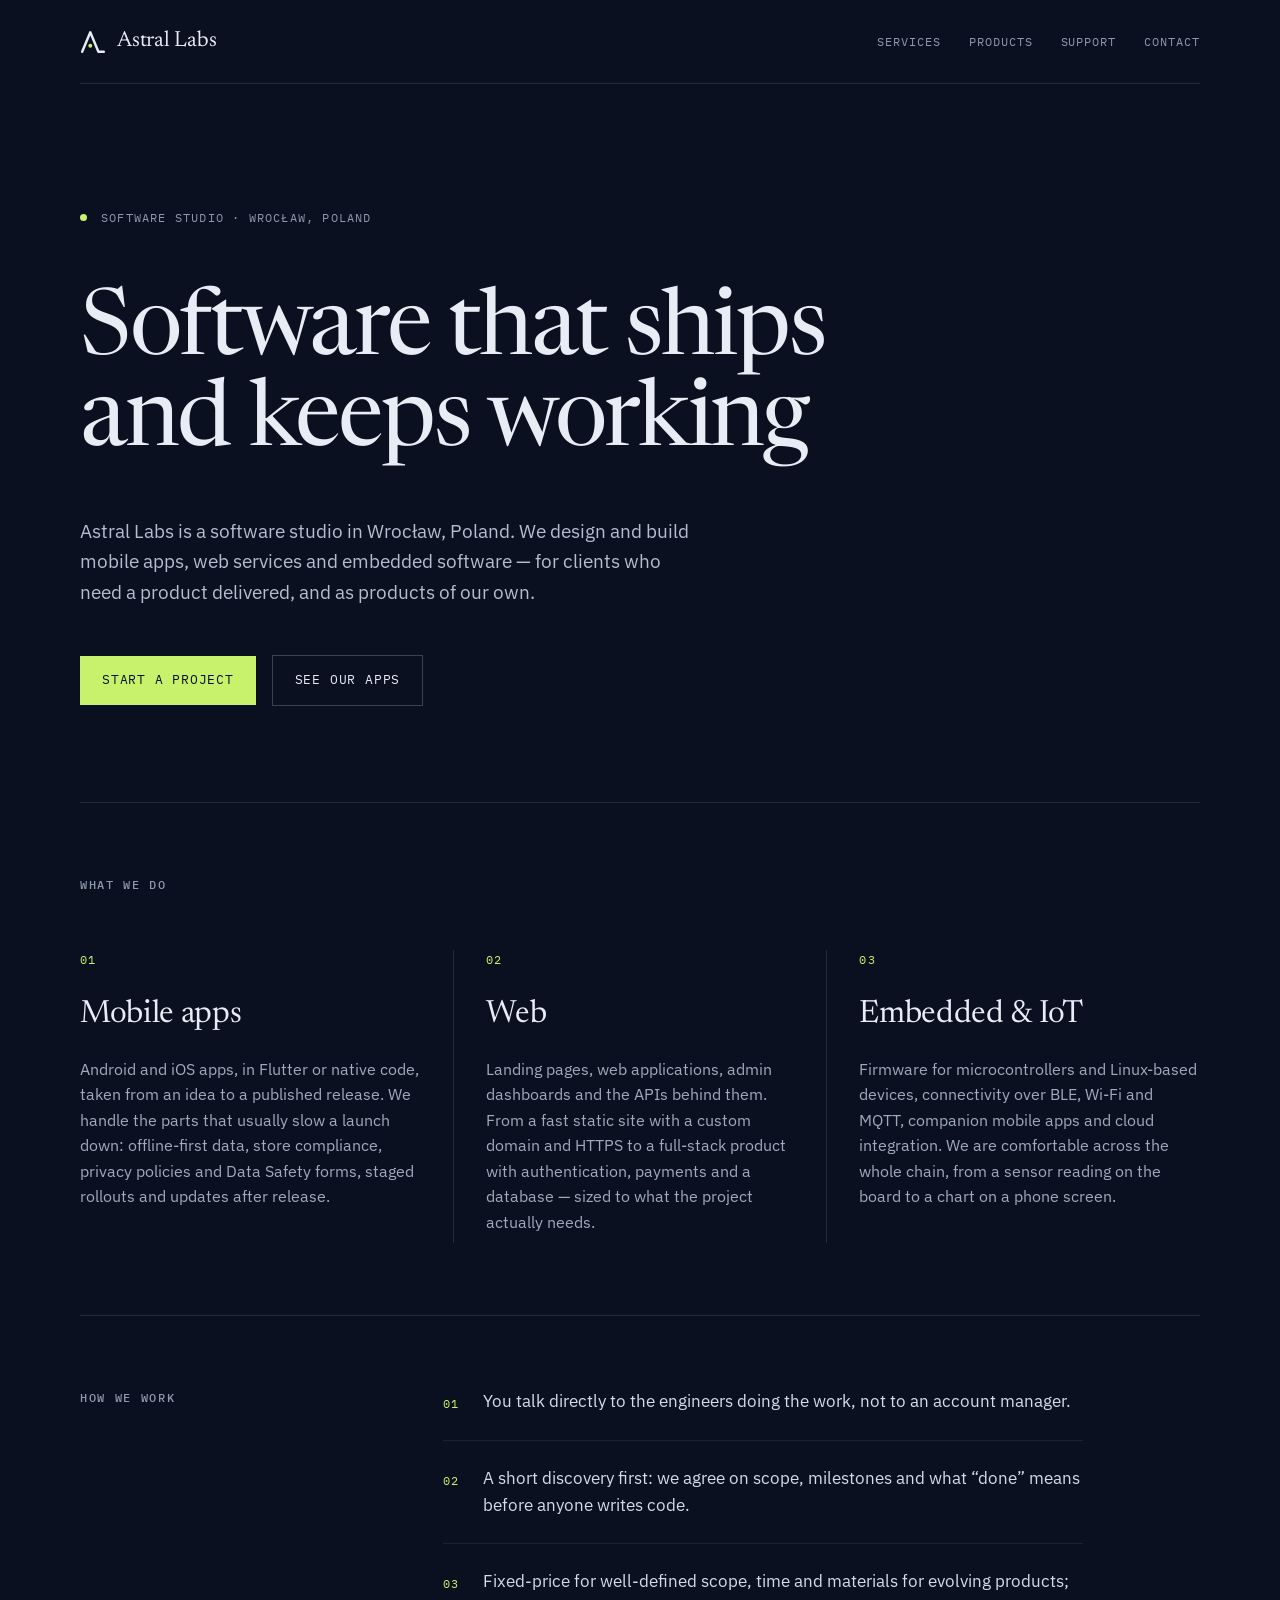
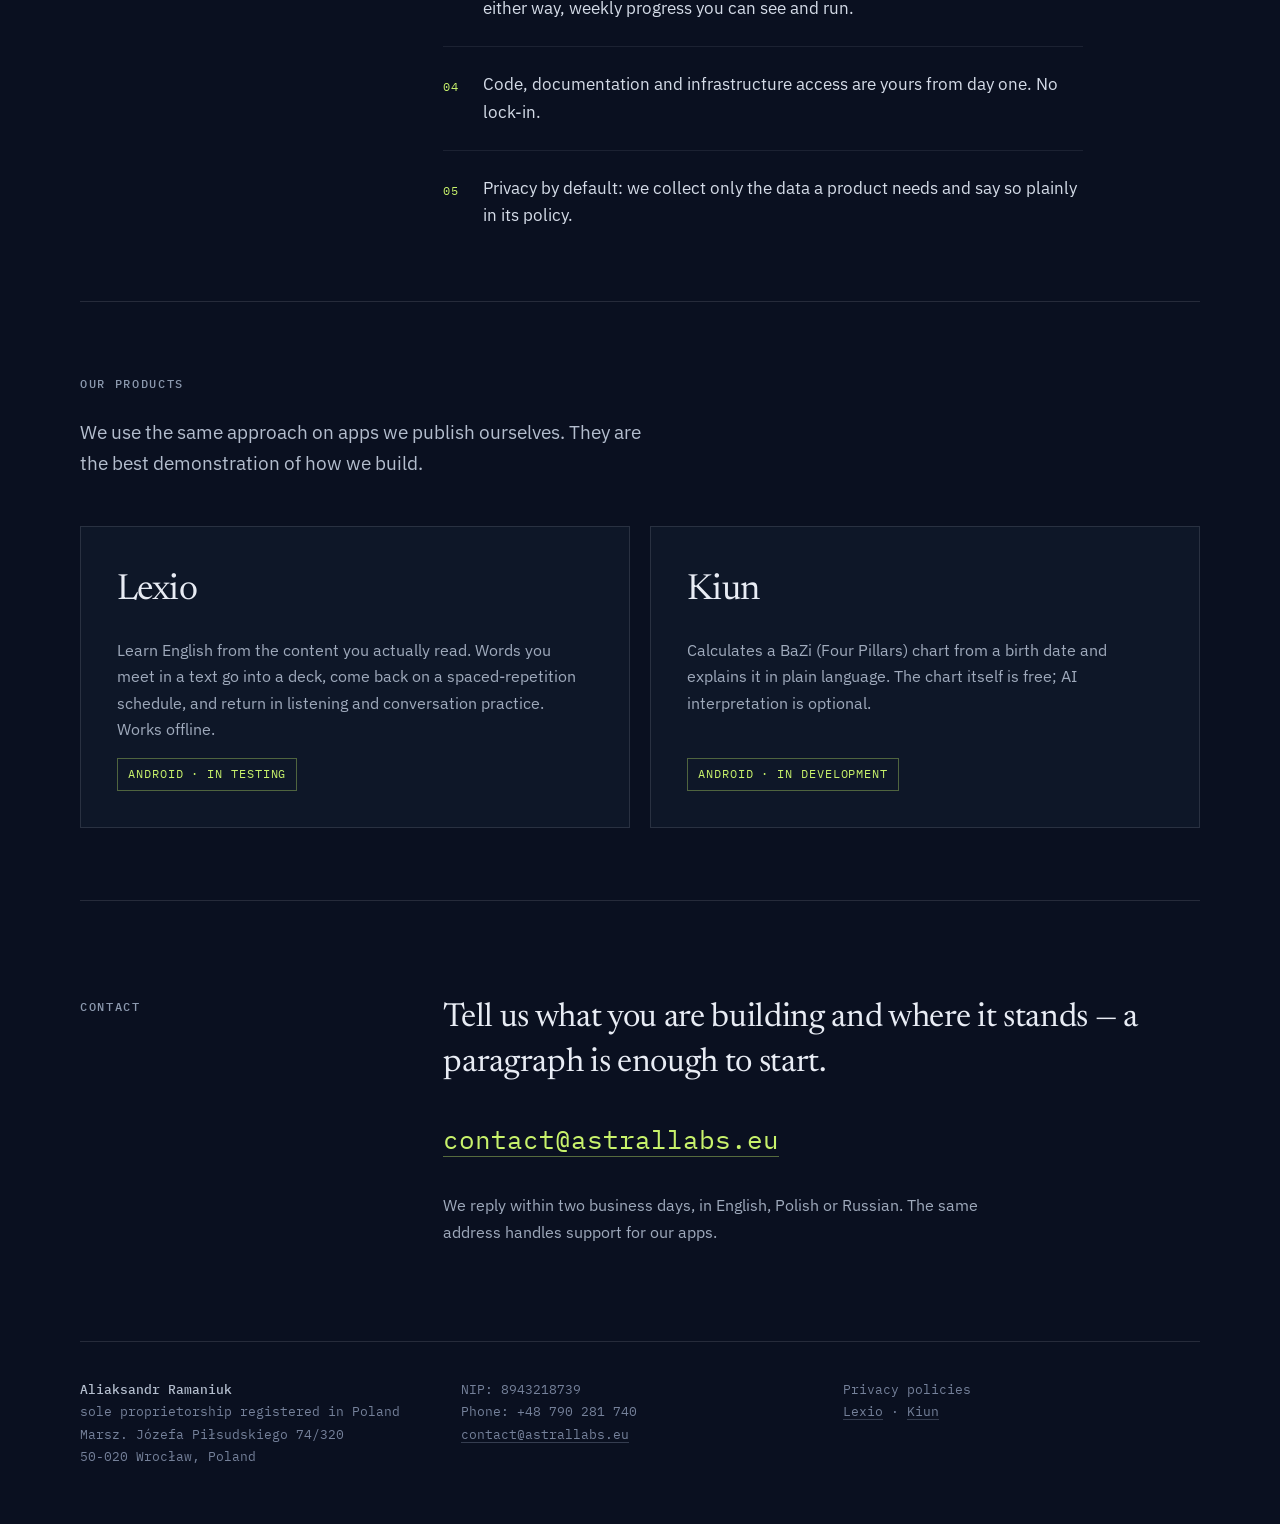
<file: index.html>
<!DOCTYPE html>
<html lang="en">
<head>
<meta charset="utf-8">
<meta name="viewport" content="width=device-width, initial-scale=1">
<title>Astral Labs — mobile, web and embedded software studio</title>
<meta name="description" content="Astral Labs is a software studio in Wrocław, Poland. We build mobile apps, web services and embedded software — for clients and as our own products.">
<meta name="theme-color" content="#0A1020">
<link rel="icon" type="image/svg+xml" href="/favicon.svg">
<link rel="preconnect" href="https://fonts.googleapis.com">
<link rel="preconnect" href="https://fonts.gstatic.com" crossorigin>
<link href="https://fonts.googleapis.com/css2?family=Newsreader:ital,opsz,wght@0,6..72,300;0,6..72,400;1,6..72,300&family=IBM+Plex+Mono:wght@400;500&family=IBM+Plex+Sans:wght@400;500&display=swap" rel="stylesheet">
<link rel="stylesheet" href="/theme.css">
</head>
<body>
<div class="wrap">

  <header class="top">
    <a class="brand" href="/">
      <svg viewBox="0 0 48 48" fill="none" aria-hidden="true"><path d="M4 42 L19 6 L34 42 H44" stroke="#E8ECF4" stroke-width="4.5" stroke-linecap="round" stroke-linejoin="round"/><circle cx="19" cy="31" r="3.6" fill="#C8F26B"/></svg>
      <span>Astral Labs</span>
    </a>
    <nav>
      <a href="#services">Services</a>
      <a href="#products">Products</a>
      <a href="/support/">Support</a>
      <a href="#contact">Contact</a>
    </nav>
  </header>

  <section class="hero">
    <p class="eyebrow">Software studio · Wrocław, Poland</p>
    <h1>Software that ships and keeps working</h1>
    <p class="lead">
      Astral Labs is a software studio in Wrocław, Poland. We design and build
      mobile apps, web services and embedded software — for clients who need a
      product delivered, and as products of our own.
    </p>
    <div class="actions">
      <a class="btn primary" href="#contact">Start a project</a>
      <a class="btn ghost" href="#products">See our apps</a>
    </div>
  </section>

  <section class="block" id="services">
    <h2 class="label">What we do</h2>
    <div class="services">
      <section>
        <div class="num">01</div>
        <h3>Mobile apps</h3>
        <p>
          Android and iOS apps, in Flutter or native code, taken from an idea to a
          published release. We handle the parts that usually slow a launch down:
          offline-first data, store compliance, privacy policies and Data Safety
          forms, staged rollouts and updates after release.
        </p>
      </section>
      <section>
        <div class="num">02</div>
        <h3>Web</h3>
        <p>
          Landing pages, web applications, admin dashboards and the APIs behind
          them. From a fast static site with a custom domain and HTTPS to a
          full-stack product with authentication, payments and a database — sized
          to what the project actually needs.
        </p>
      </section>
      <section>
        <div class="num">03</div>
        <h3>Embedded &amp; IoT</h3>
        <p>
          Firmware for microcontrollers and Linux-based devices, connectivity over
          BLE, Wi-Fi and MQTT, companion mobile apps and cloud integration. We
          are comfortable across the whole chain, from a sensor reading on the
          board to a chart on a phone screen.
        </p>
      </section>
    </div>
  </section>

  <section class="block split">
    <h2 class="label">How we work</h2>
    <ul class="principles">
      <li><span class="num">01</span><span>You talk directly to the engineers doing the work, not to an account manager.</span></li>
      <li><span class="num">02</span><span>A short discovery first: we agree on scope, milestones and what “done” means before anyone writes code.</span></li>
      <li><span class="num">03</span><span>Fixed-price for well-defined scope, time and materials for evolving products; either way, weekly progress you can see and run.</span></li>
      <li><span class="num">04</span><span>Code, documentation and infrastructure access are yours from day one. No lock-in.</span></li>
      <li><span class="num">05</span><span>Privacy by default: we collect only the data a product needs and say so plainly in its policy.</span></li>
    </ul>
  </section>

  <section class="block" id="products">
    <h2 class="label" style="margin-bottom:24px">Our products</h2>
    <p class="intro" style="margin-bottom:48px;max-width:52ch">
      We use the same approach on apps we publish ourselves. They are the best
      demonstration of how we build.
    </p>
    <div class="products">
      <a class="app-card" href="/lexio/">
        <h3>Lexio</h3>
        <p>
          Learn English from the content you actually read. Words you meet in a text
          go into a deck, come back on a spaced-repetition schedule, and return in
          listening and conversation practice. Works offline.
        </p>
        <span class="tag">Android · in testing</span>
      </a>
      <a class="app-card" href="/bazi/">
        <h3>Kiun</h3>
        <p>
          Calculates a BaZi (Four Pillars) chart from a birth date and explains it in
          plain language. The chart itself is free; AI interpretation is optional.
        </p>
        <span class="tag">Android · in development</span>
      </a>
    </div>
  </section>

  <section class="block split contact" id="contact">
    <h2 class="label">Contact</h2>
    <div class="contact-body">
      <p class="pitch">Tell us what you are building and where it stands — a paragraph is enough to start.</p>
      <div><a class="email" href="mailto:contact@astrallabs.eu">contact@astrallabs.eu</a></div>
      <p class="aside">
        We reply within two business days, in English, Polish or Russian.
        The same address handles support for our apps.
      </p>
    </div>
  </section>

  <footer class="legal">
    <div>
      <strong>Aliaksandr Ramaniuk</strong><br>
      sole proprietorship registered in Poland<br>
      Marsz. Józefa Piłsudskiego 74/320<br>
      50-020 Wrocław, Poland
    </div>
    <div>
      NIP: 8943218739<br>
      Phone: +48 790 281 740<br>
      <a href="mailto:contact@astrallabs.eu">contact@astrallabs.eu</a>
    </div>
    <div>
      Privacy policies<br>
      <a href="/lexio/privacy/">Lexio</a> ·
      <a href="/bazi/privacy/">Kiun</a>
    </div>
  </footer>

</div>
</body>
</html>
</file>
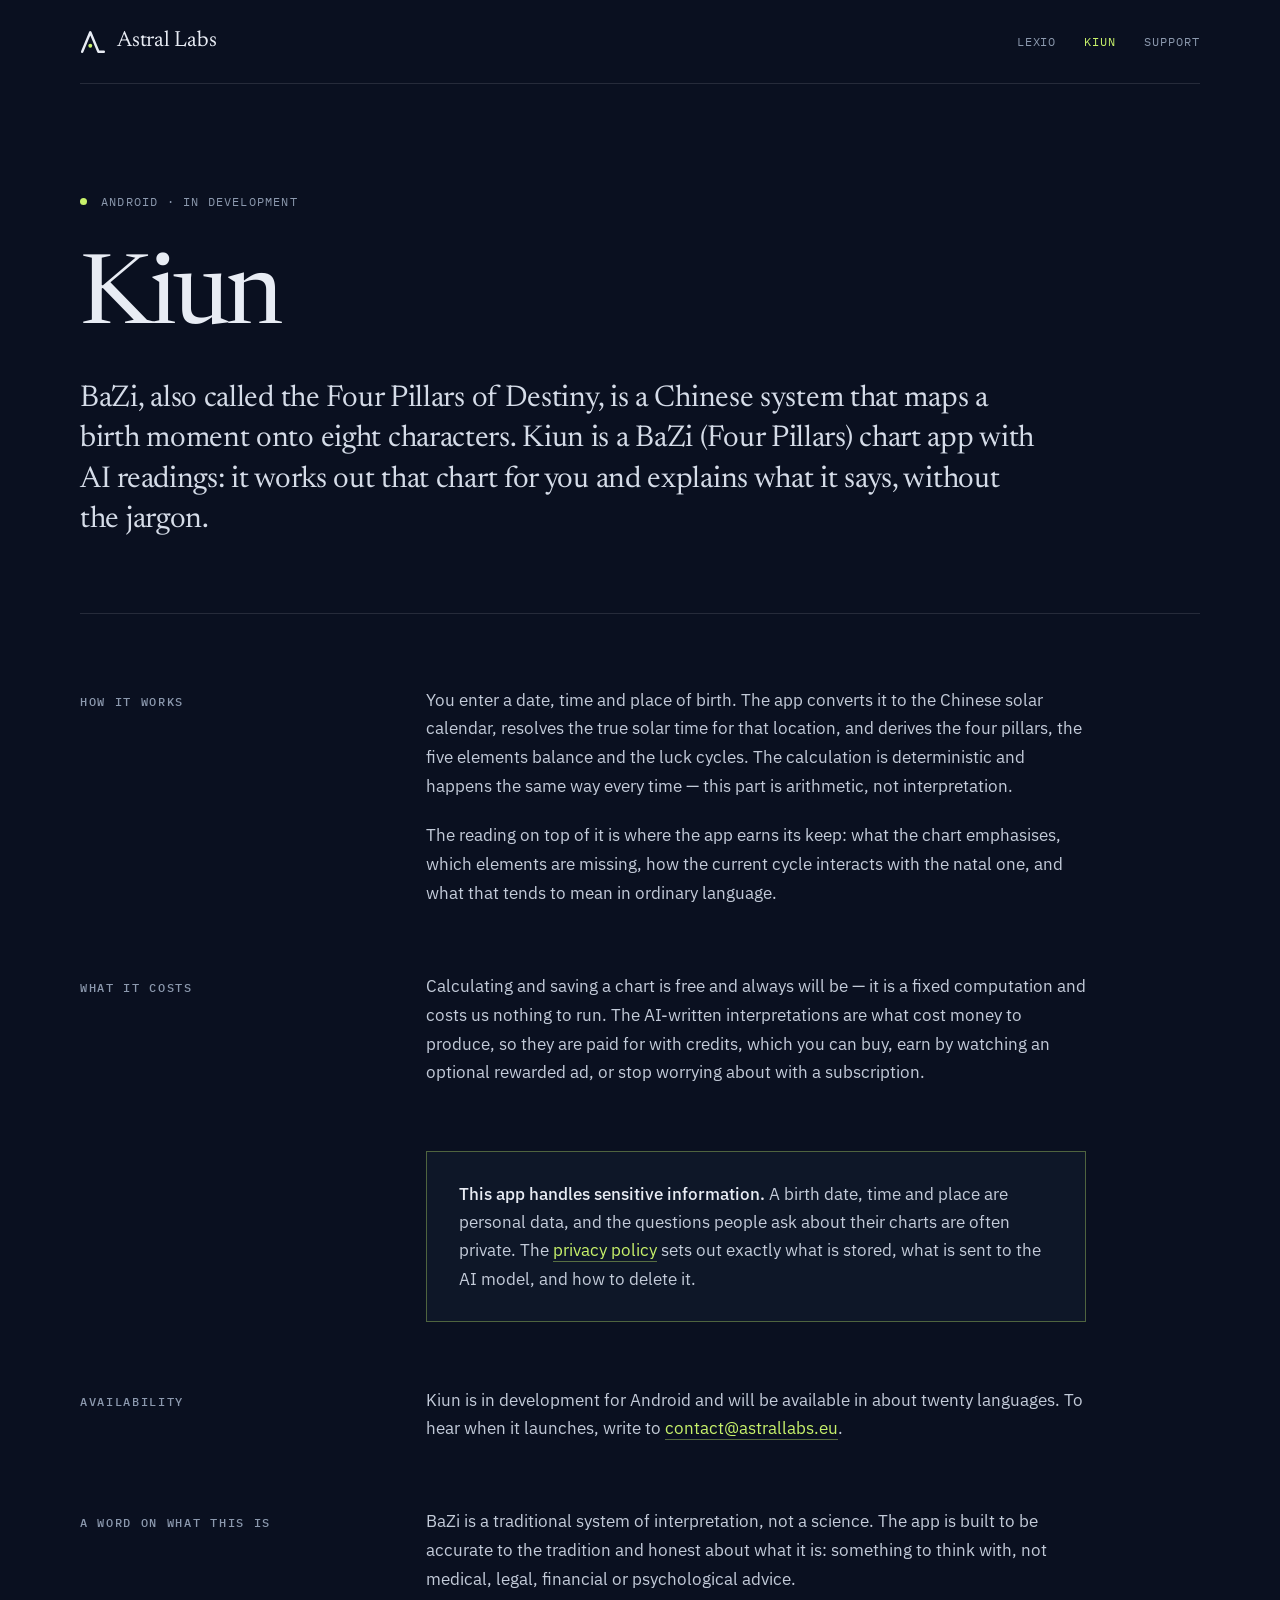
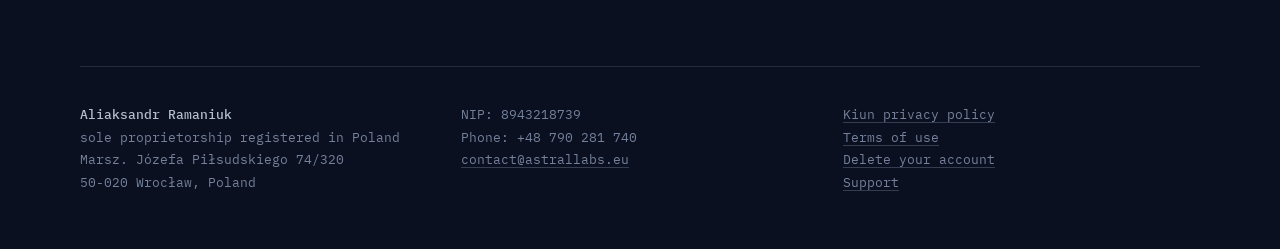
<file: bazi/index.html>
<!DOCTYPE html>
<html lang="en">
<head>
<meta charset="utf-8">
<meta name="viewport" content="width=device-width, initial-scale=1">
<title>Kiun — BaZi (Four Pillars) chart with AI readings</title>
<meta name="description" content="Kiun calculates a BaZi (Four Pillars) chart from a birth date and explains it in plain language. The chart is free.">
<meta name="theme-color" content="#0A1020">
<link rel="icon" type="image/svg+xml" href="/favicon.svg">
<link rel="preconnect" href="https://fonts.googleapis.com">
<link rel="preconnect" href="https://fonts.gstatic.com" crossorigin>
<link href="https://fonts.googleapis.com/css2?family=Newsreader:ital,opsz,wght@0,6..72,300;0,6..72,400;1,6..72,300&family=IBM+Plex+Mono:wght@400;500&family=IBM+Plex+Sans:wght@400;500&display=swap" rel="stylesheet">
<link rel="stylesheet" href="/theme.css">
</head>
<body>
<div class="wrap">

  <header class="top">
    <a class="brand" href="/">
      <svg viewBox="0 0 48 48" fill="none" aria-hidden="true"><path d="M4 42 L19 6 L34 42 H44" stroke="#E8ECF4" stroke-width="4.5" stroke-linecap="round" stroke-linejoin="round"/><circle cx="19" cy="31" r="3.6" fill="#C8F26B"/></svg>
      <span>Astral Labs</span>
    </a>
    <nav>
      <a href="/lexio/">Lexio</a>
      <a href="/bazi/" class="active">Kiun</a>
      <a href="/support/">Support</a>
    </nav>
  </header>

  <section class="page-hero">
    <p class="eyebrow">Android · in development</p>
    <h1>Kiun</h1>
    <p class="tagline" style="max-width:58ch">BaZi, also called the Four Pillars of Destiny, is a Chinese system that maps a birth moment onto eight characters. Kiun is a BaZi (Four Pillars) chart app with AI readings: it works out that chart for you and explains what it says, without the jargon.</p>
  </section>

  <article class="doc">
    <h2 class="label">How it works</h2>
    <div class="stack">
      <p>You enter a date, time and place of birth. The app converts it to the Chinese solar calendar, resolves the true solar time for that location, and derives the four pillars, the five elements balance and the luck cycles. The calculation is deterministic and happens the same way every time — this part is arithmetic, not interpretation.</p>
      <p>The reading on top of it is where the app earns its keep: what the chart emphasises, which elements are missing, how the current cycle interacts with the natal one, and what that tends to mean in ordinary language.</p>
    </div>

    <h2 class="label">What it costs</h2>
    <p>Calculating and saving a chart is free and always will be — it is a fixed computation and costs us nothing to run. The AI-written interpretations are what cost money to produce, so they are paid for with credits, which you can buy, earn by watching an optional rewarded ad, or stop worrying about with a subscription.</p>

    <div class="spacer"></div>
    <div class="callout">
      <strong>This app handles sensitive information.</strong> A birth date, time and place are personal data, and the questions people ask about their charts are often private. The <a href="/bazi/privacy/">privacy policy</a> sets out exactly what is stored, what is sent to the AI model, and how to delete it.
    </div>

    <h2 class="label">Availability</h2>
    <p>Kiun is in development for Android and will be available in about twenty languages. To hear when it launches, write to <a href="mailto:contact@astrallabs.eu">contact@astrallabs.eu</a>.</p>

    <h2 class="label">A word on what this is</h2>
    <p>BaZi is a traditional system of interpretation, not a science. The app is built to be accurate to the tradition and honest about what it is: something to think with, not medical, legal, financial or psychological advice.</p>
  </article>

  <footer class="legal">
    <div>
      <strong>Aliaksandr Ramaniuk</strong><br>
      sole proprietorship registered in Poland<br>
      Marsz. Józefa Piłsudskiego 74/320<br>
      50-020 Wrocław, Poland
    </div>
    <div>
      NIP: 8943218739<br>
      Phone: +48 790 281 740<br>
      <a href="mailto:contact@astrallabs.eu">contact@astrallabs.eu</a>
    </div>
    <div>
      <a href="/bazi/privacy/">Kiun privacy policy</a><br>
      <a href="/bazi/terms/">Terms of use</a><br>
      <a href="/bazi/delete-account/">Delete your account</a><br>
      <a href="/support/">Support</a>
    </div>
  </footer>

</div>
</body>
</html>
</file>
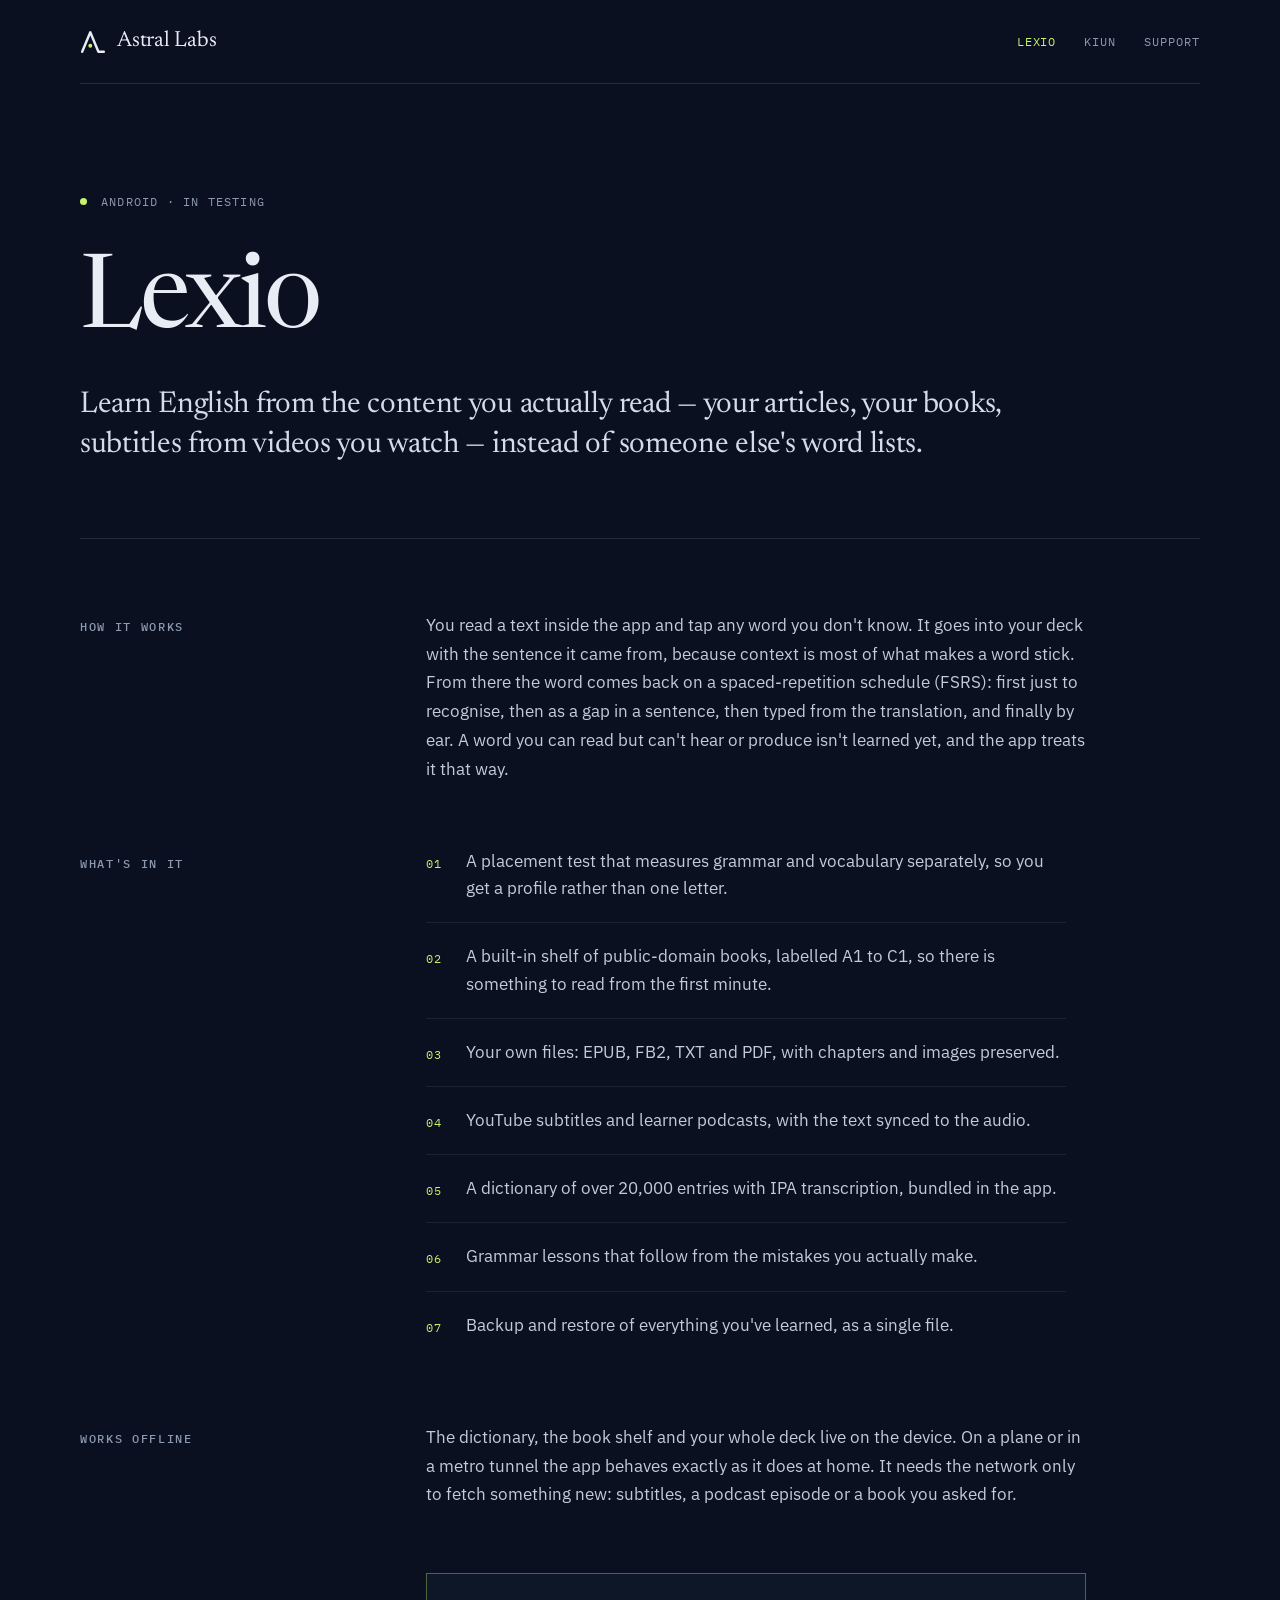
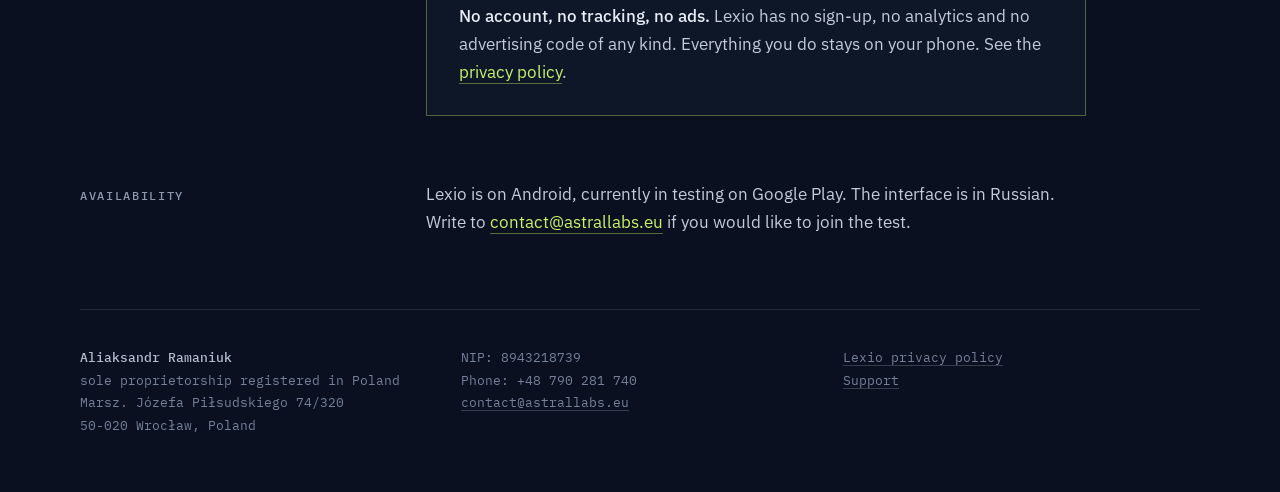
<file: lexio/index.html>
<!DOCTYPE html>
<html lang="en">
<head>
<meta charset="utf-8">
<meta name="viewport" content="width=device-width, initial-scale=1">
<title>Lexio — learn English from what you read</title>
<meta name="description" content="Lexio turns the texts you read into an English vocabulary deck with spaced repetition. Offline-first, no accounts, no tracking.">
<meta name="theme-color" content="#0A1020">
<link rel="icon" type="image/svg+xml" href="/favicon.svg">
<link rel="preconnect" href="https://fonts.googleapis.com">
<link rel="preconnect" href="https://fonts.gstatic.com" crossorigin>
<link href="https://fonts.googleapis.com/css2?family=Newsreader:ital,opsz,wght@0,6..72,300;0,6..72,400;1,6..72,300&family=IBM+Plex+Mono:wght@400;500&family=IBM+Plex+Sans:wght@400;500&display=swap" rel="stylesheet">
<link rel="stylesheet" href="/theme.css">
</head>
<body>
<div class="wrap">

  <header class="top">
    <a class="brand" href="/">
      <svg viewBox="0 0 48 48" fill="none" aria-hidden="true"><path d="M4 42 L19 6 L34 42 H44" stroke="#E8ECF4" stroke-width="4.5" stroke-linecap="round" stroke-linejoin="round"/><circle cx="19" cy="31" r="3.6" fill="#C8F26B"/></svg>
      <span>Astral Labs</span>
    </a>
    <nav>
      <a href="/lexio/" class="active">Lexio</a>
      <a href="/bazi/">Kiun</a>
      <a href="/support/">Support</a>
    </nav>
  </header>

  <section class="page-hero">
    <p class="eyebrow">Android · in testing</p>
    <h1 class="xl">Lexio</h1>
    <p class="tagline">Learn English from the content you actually read — your articles, your books, subtitles from videos you watch — instead of someone else's word lists.</p>
  </section>

  <article class="doc">
    <h2 class="label">How it works</h2>
    <p>You read a text inside the app and tap any word you don't know. It goes into your deck with the sentence it came from, because context is most of what makes a word stick. From there the word comes back on a spaced-repetition schedule (FSRS): first just to recognise, then as a gap in a sentence, then typed from the translation, and finally by ear. A word you can read but can't hear or produce isn't learned yet, and the app treats it that way.</p>

    <h2 class="label">What's in it</h2>
    <ul class="principles compact">
      <li><span class="num">01</span><span>A placement test that measures grammar and vocabulary separately, so you get a profile rather than one letter.</span></li>
      <li><span class="num">02</span><span>A built-in shelf of public-domain books, labelled A1 to C1, so there is something to read from the first minute.</span></li>
      <li><span class="num">03</span><span>Your own files: EPUB, FB2, TXT and PDF, with chapters and images preserved.</span></li>
      <li><span class="num">04</span><span>YouTube subtitles and learner podcasts, with the text synced to the audio.</span></li>
      <li><span class="num">05</span><span>A dictionary of over 20,000 entries with IPA transcription, bundled in the app.</span></li>
      <li><span class="num">06</span><span>Grammar lessons that follow from the mistakes you actually make.</span></li>
      <li><span class="num">07</span><span>Backup and restore of everything you've learned, as a single file.</span></li>
    </ul>

    <h2 class="label">Works offline</h2>
    <p>The dictionary, the book shelf and your whole deck live on the device. On a plane or in a metro tunnel the app behaves exactly as it does at home. It needs the network only to fetch something new: subtitles, a podcast episode or a book you asked for.</p>

    <div class="spacer"></div>
    <div class="callout">
      <strong>No account, no tracking, no ads.</strong> Lexio has no sign-up, no analytics and no advertising code of any kind. Everything you do stays on your phone. See the <a href="/lexio/privacy/">privacy policy</a>.
    </div>

    <h2 class="label">Availability</h2>
    <p>Lexio is on Android, currently in testing on Google Play. The interface is in Russian. Write to <a href="mailto:contact@astrallabs.eu">contact@astrallabs.eu</a> if you would like to join the test.</p>
  </article>

  <footer class="legal">
    <div>
      <strong>Aliaksandr Ramaniuk</strong><br>
      sole proprietorship registered in Poland<br>
      Marsz. Józefa Piłsudskiego 74/320<br>
      50-020 Wrocław, Poland
    </div>
    <div>
      NIP: 8943218739<br>
      Phone: +48 790 281 740<br>
      <a href="mailto:contact@astrallabs.eu">contact@astrallabs.eu</a>
    </div>
    <div>
      <a href="/lexio/privacy/">Lexio privacy policy</a><br>
      <a href="/support/">Support</a>
    </div>
  </footer>

</div>
</body>
</html>
</file>
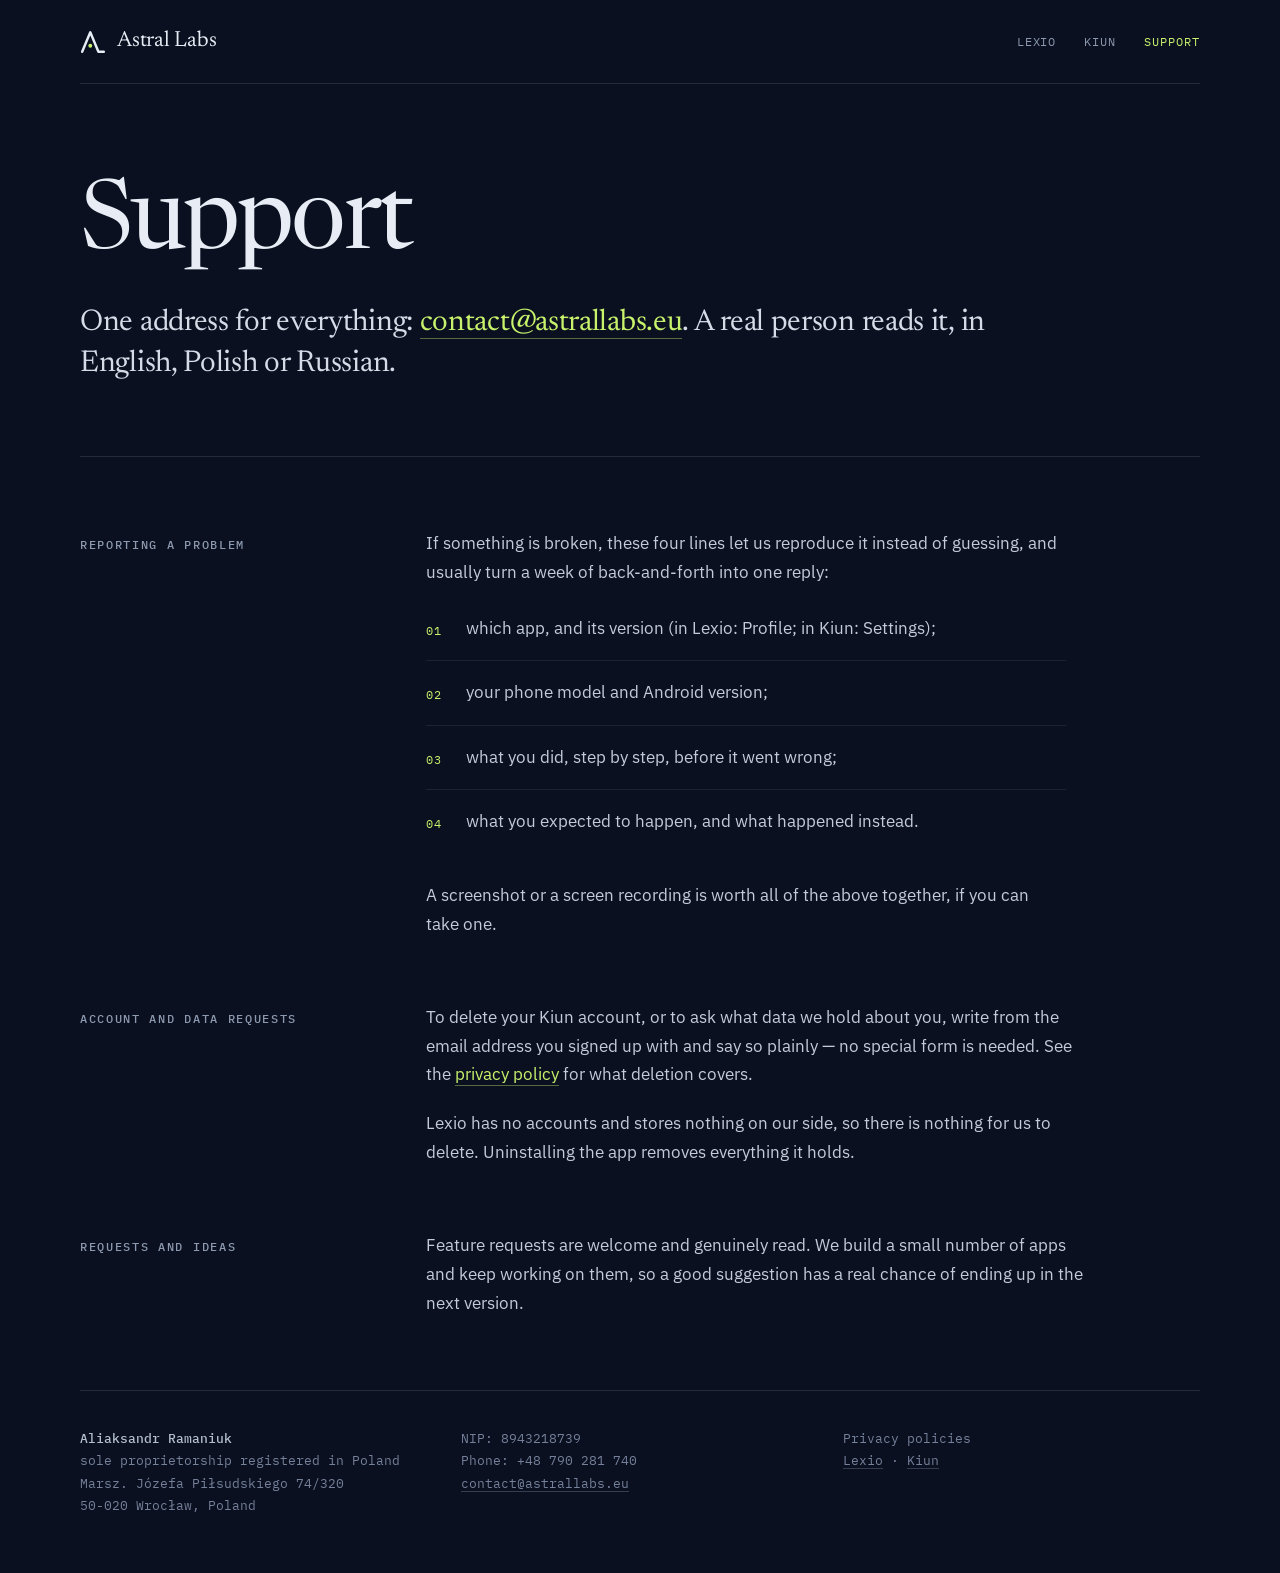
<file: support/index.html>
<!DOCTYPE html>
<html lang="en">
<head>
<meta charset="utf-8">
<meta name="viewport" content="width=device-width, initial-scale=1">
<title>Astral Labs — Support</title>
<meta name="description" content="Support for Lexio and Kiun. Write to contact@astrallabs.eu.">
<meta name="theme-color" content="#0A1020">
<link rel="icon" type="image/svg+xml" href="/favicon.svg">
<link rel="preconnect" href="https://fonts.googleapis.com">
<link rel="preconnect" href="https://fonts.gstatic.com" crossorigin>
<link href="https://fonts.googleapis.com/css2?family=Newsreader:ital,opsz,wght@0,6..72,300;0,6..72,400;1,6..72,300&family=IBM+Plex+Mono:wght@400;500&family=IBM+Plex+Sans:wght@400;500&display=swap" rel="stylesheet">
<link rel="stylesheet" href="/theme.css">
</head>
<body>
<div class="wrap">

  <header class="top">
    <a class="brand" href="/">
      <svg viewBox="0 0 48 48" fill="none" aria-hidden="true"><path d="M4 42 L19 6 L34 42 H44" stroke="#E8ECF4" stroke-width="4.5" stroke-linecap="round" stroke-linejoin="round"/><circle cx="19" cy="31" r="3.6" fill="#C8F26B"/></svg>
      <span>Astral Labs</span>
    </a>
    <nav>
      <a href="/lexio/">Lexio</a>
      <a href="/bazi/">Kiun</a>
      <a href="/support/" class="active">Support</a>
    </nav>
  </header>

  <section class="page-hero">
    <h1>Support</h1>
    <p class="tagline">One address for everything: <a href="mailto:contact@astrallabs.eu">contact@astrallabs.eu</a>. A real person reads it, in English, Polish or Russian.</p>
  </section>

  <article class="doc">
    <h2 class="label">Reporting a problem</h2>
    <div class="stack loose">
      <p>If something is broken, these four lines let us reproduce it instead of guessing, and usually turn a week of back-and-forth into one reply:</p>
    <ul class="principles dense">
      <li><span class="num">01</span><span>which app, and its version (in Lexio: Profile; in Kiun: Settings);</span></li>
      <li><span class="num">02</span><span>your phone model and Android version;</span></li>
      <li><span class="num">03</span><span>what you did, step by step, before it went wrong;</span></li>
      <li><span class="num">04</span><span>what you expected to happen, and what happened instead.</span></li>
    </ul>
      <p>A screenshot or a screen recording is worth all of the above together, if you can take one.</p>
    </div>

    <h2 class="label">Account and data requests</h2>
    <div class="stack">
      <p>To delete your Kiun account, or to ask what data we hold about you, write from the email address you signed up with and say so plainly — no special form is needed. See the <a href="/bazi/privacy/#deletion">privacy policy</a> for what deletion covers.</p>
      <p>Lexio has no accounts and stores nothing on our side, so there is nothing for us to delete. Uninstalling the app removes everything it holds.</p>
    </div>

    <h2 class="label">Requests and ideas</h2>
    <p>Feature requests are welcome and genuinely read. We build a small number of apps and keep working on them, so a good suggestion has a real chance of ending up in the next version.</p>
  </article>

  <footer class="legal">
    <div>
      <strong>Aliaksandr Ramaniuk</strong><br>
      sole proprietorship registered in Poland<br>
      Marsz. Józefa Piłsudskiego 74/320<br>
      50-020 Wrocław, Poland
    </div>
    <div>
      NIP: 8943218739<br>
      Phone: +48 790 281 740<br>
      <a href="mailto:contact@astrallabs.eu">contact@astrallabs.eu</a>
    </div>
    <div>
      Privacy policies<br>
      <a href="/lexio/privacy/">Lexio</a> ·
      <a href="/bazi/privacy/">Kiun</a>
    </div>
  </footer>

</div>
</body>
</html>
</file>
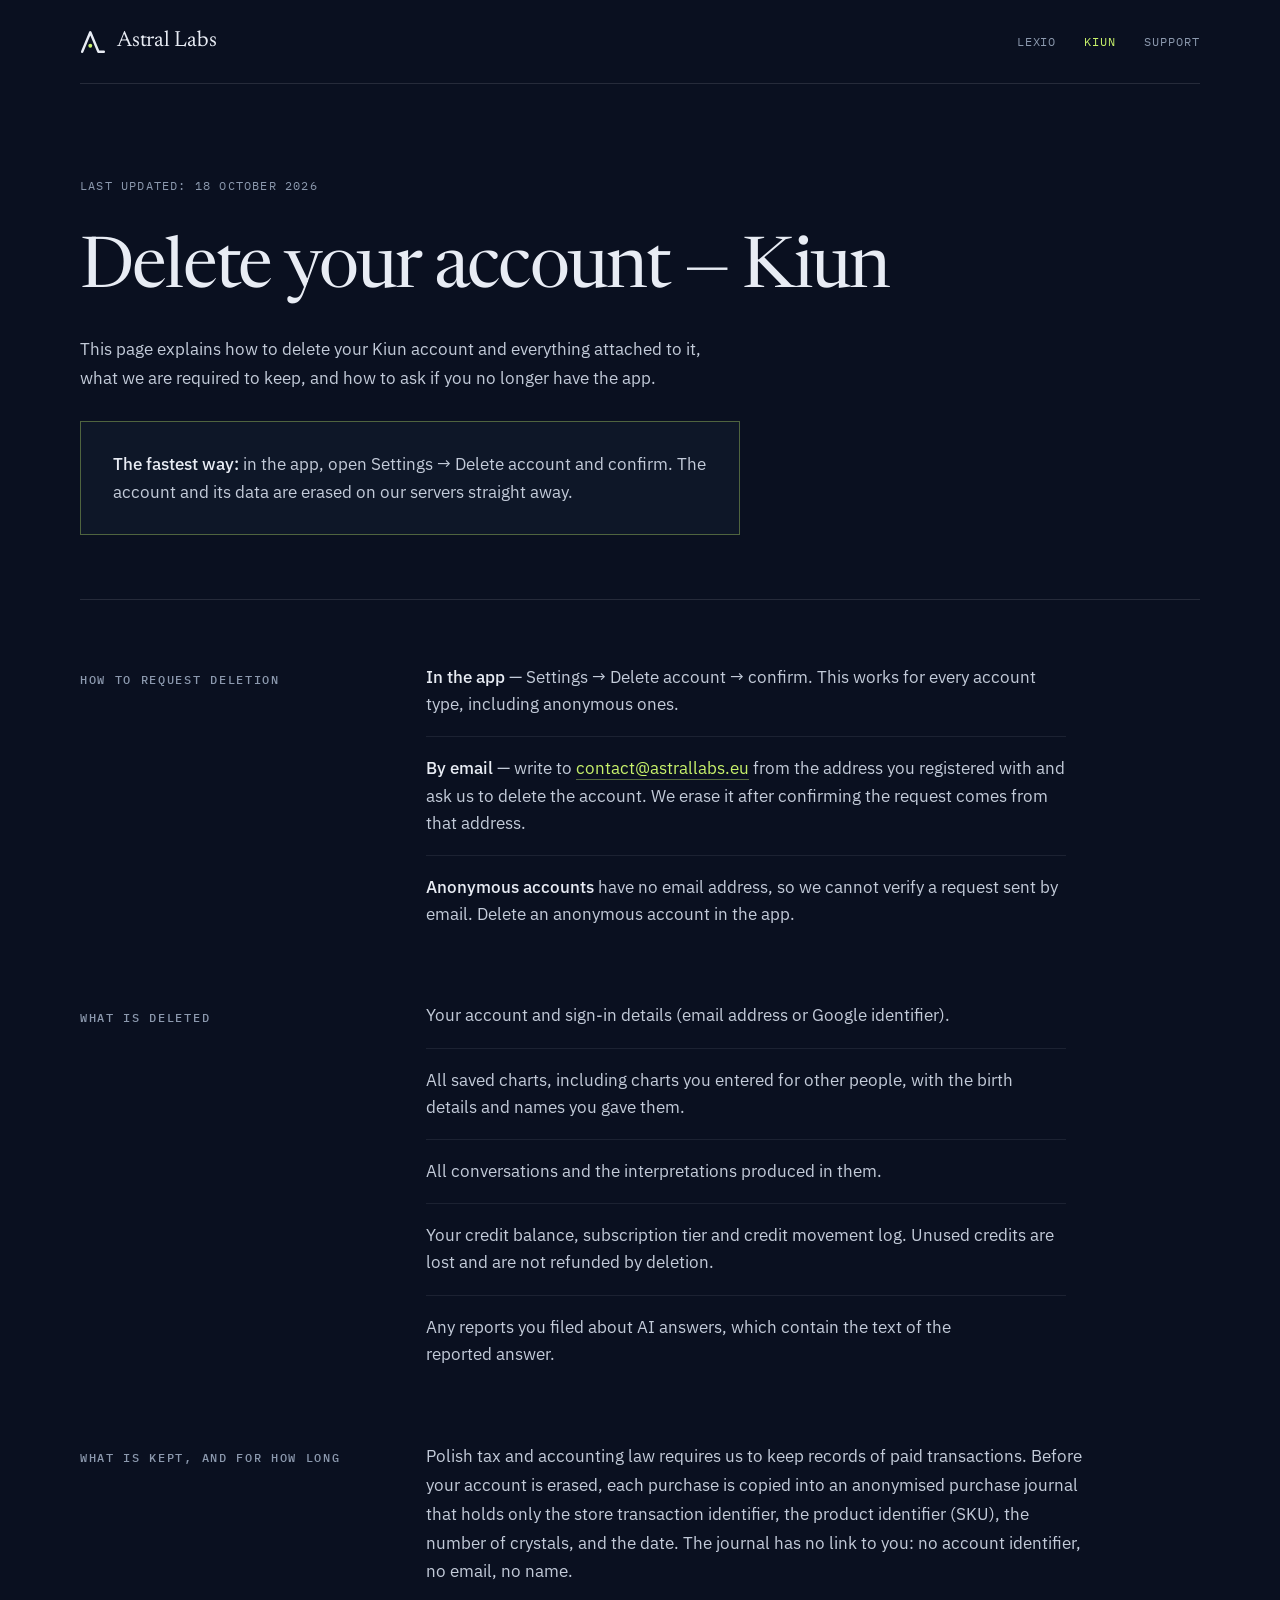
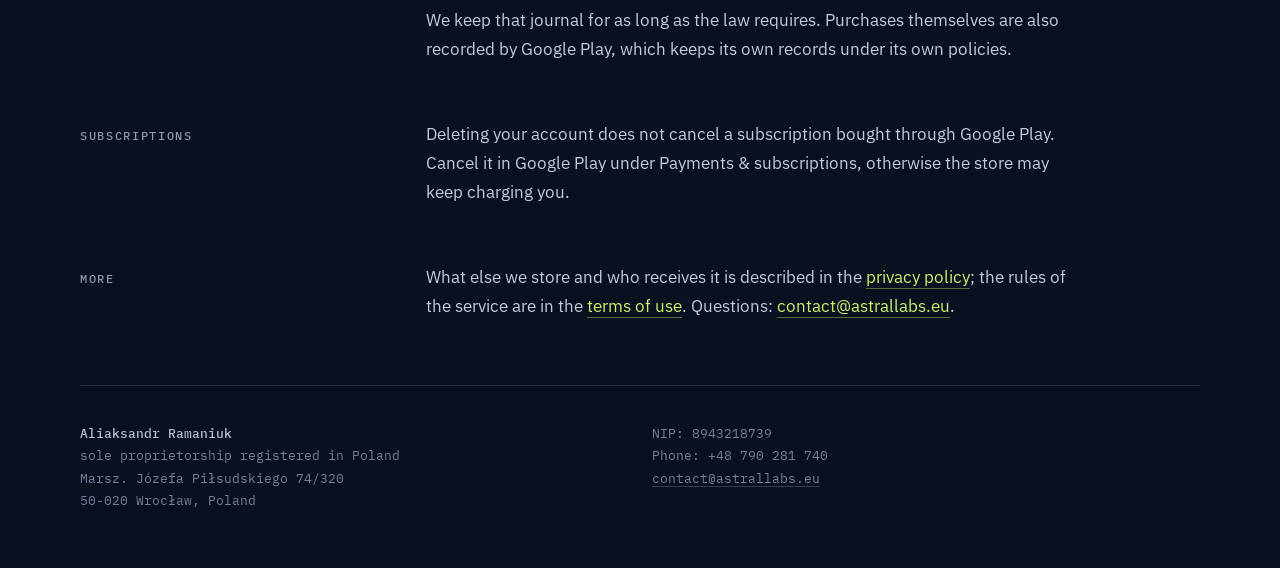
<file: bazi/delete-account/index.html>
<!DOCTYPE html>
<html lang="en">
<head>
<meta charset="utf-8">
<meta name="viewport" content="width=device-width, initial-scale=1">
<title>Kiun — Delete your account</title>
<meta name="description" content="How to delete your Kiun account and data: what is erased, what is kept and for how long, and how to ask.">
<meta name="theme-color" content="#0A1020">
<link rel="icon" type="image/svg+xml" href="/favicon.svg">
<link rel="preconnect" href="https://fonts.googleapis.com">
<link rel="preconnect" href="https://fonts.gstatic.com" crossorigin>
<link href="https://fonts.googleapis.com/css2?family=Newsreader:ital,opsz,wght@0,6..72,300;0,6..72,400;1,6..72,300&family=IBM+Plex+Mono:wght@400;500&family=IBM+Plex+Sans:wght@400;500&display=swap" rel="stylesheet">
<link rel="stylesheet" href="/theme.css">
</head>
<body>
<div class="wrap">

  <header class="top">
    <a class="brand" href="/">
      <svg viewBox="0 0 48 48" fill="none" aria-hidden="true"><path d="M4 42 L19 6 L34 42 H44" stroke="#E8ECF4" stroke-width="4.5" stroke-linecap="round" stroke-linejoin="round"/><circle cx="19" cy="31" r="3.6" fill="#C8F26B"/></svg>
      <span>Astral Labs</span>
    </a>
    <nav>
      <a href="/lexio/">Lexio</a>
      <a href="/bazi/" class="active">Kiun</a>
      <a href="/support/">Support</a>
    </nav>
  </header>

  <section class="page-hero doc-hero">
    <p class="meta">Last updated: 18 October 2026</p>
    <h1>Delete your account — Kiun</h1>
    <p class="intro" style="font-size:17px;line-height:1.7;color:#C3CBD9;max-width:66ch">This page explains how to delete your Kiun account and everything attached to it, what we are required to keep, and how to ask if you no longer have the app.</p>
    <div class="callout">
      <strong>The fastest way:</strong> in the app, open Settings → Delete account and confirm. The account and its data are erased on our servers straight away.
    </div>
  </section>

  <article class="doc tight">
    <h2 class="label">How to request deletion</h2>
    <div class="stack">
      <ul class="principles dense plain">
        <li><strong>In the app</strong> — Settings → Delete account → confirm. This works for every account type, including anonymous ones.</li>
        <li><strong>By email</strong> — write to <a href="mailto:contact@astrallabs.eu">contact@astrallabs.eu</a> from the address you registered with and ask us to delete the account. We erase it after confirming the request comes from that address.</li>
        <li><strong>Anonymous accounts</strong> have no email address, so we cannot verify a request sent by email. Delete an anonymous account in the app.</li>
      </ul>
    </div>

    <h2 class="label">What is deleted</h2>
    <div class="stack">
      <ul class="principles dense plain">
        <li>Your account and sign-in details (email address or Google identifier).</li>
        <li>All saved charts, including charts you entered for other people, with the birth details and names you gave them.</li>
        <li>All conversations and the interpretations produced in them.</li>
        <li>Your credit balance, subscription tier and credit movement log. Unused credits are lost and are not refunded by deletion.</li>
        <li>Any reports you filed about AI answers, which contain the text of the reported answer.</li>
      </ul>
    </div>

    <h2 class="label">What is kept, and for how long</h2>
    <div class="stack">
      <p>Polish tax and accounting law requires us to keep records of paid transactions. Before your account is erased, each purchase is copied into an anonymised purchase journal that holds only the store transaction identifier, the product identifier (SKU), the number of crystals, and the date. The journal has no link to you: no account identifier, no email, no name.</p>
      <p>We keep that journal for as long as the law requires. Purchases themselves are also recorded by Google Play, which keeps its own records under its own policies.</p>
    </div>

    <h2 class="label">Subscriptions</h2>
    <p>Deleting your account does not cancel a subscription bought through Google Play. Cancel it in Google Play under Payments &amp; subscriptions, otherwise the store may keep charging you.</p>

    <h2 class="label">More</h2>
    <p>What else we store and who receives it is described in the <a href="/bazi/privacy/">privacy policy</a>; the rules of the service are in the <a href="/bazi/terms/">terms of use</a>. Questions: <a href="mailto:contact@astrallabs.eu">contact@astrallabs.eu</a>.</p>
  </article>

  <footer class="legal">
    <div>
      <strong>Aliaksandr Ramaniuk</strong><br>
      sole proprietorship registered in Poland<br>
      Marsz. Józefa Piłsudskiego 74/320<br>
      50-020 Wrocław, Poland
    </div>
    <div>
      NIP: 8943218739<br>
      Phone: +48 790 281 740<br>
      <a href="mailto:contact@astrallabs.eu">contact@astrallabs.eu</a>
    </div>
  </footer>

</div>
</body>
</html>
</file>
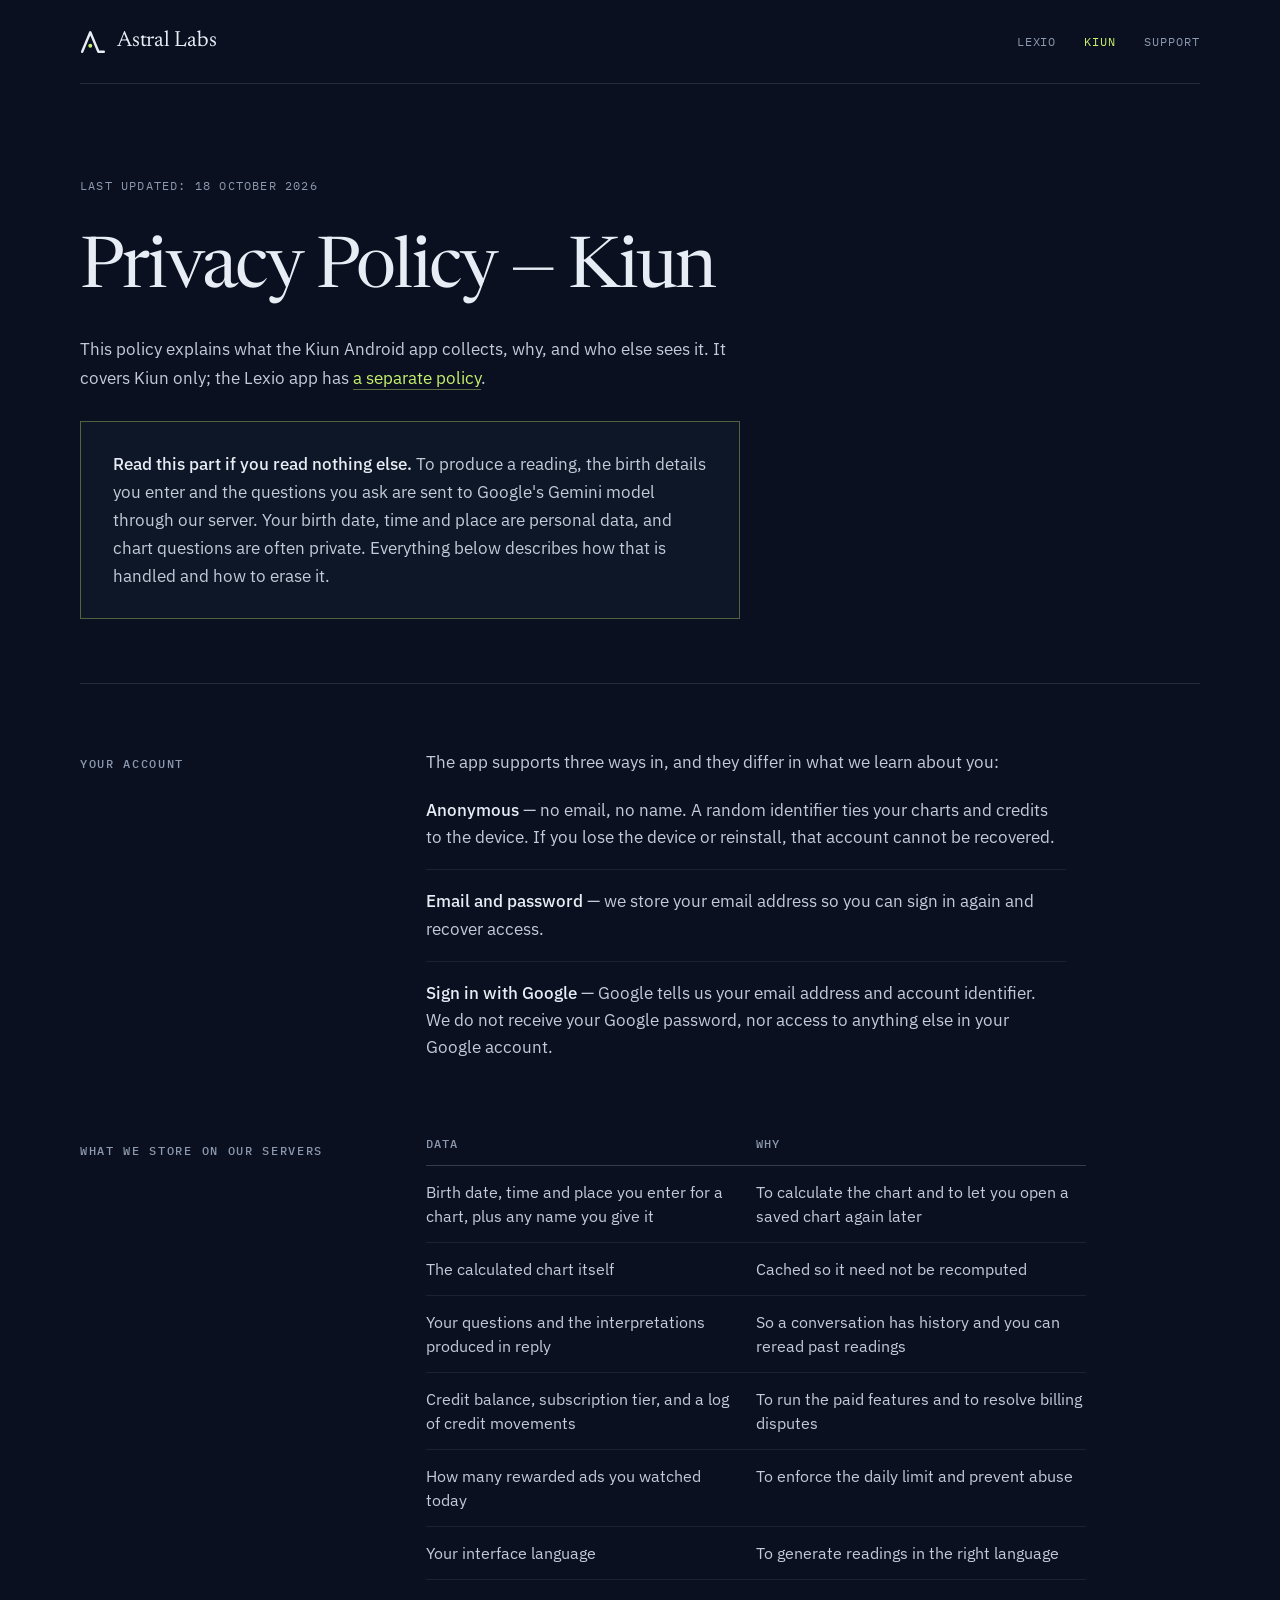
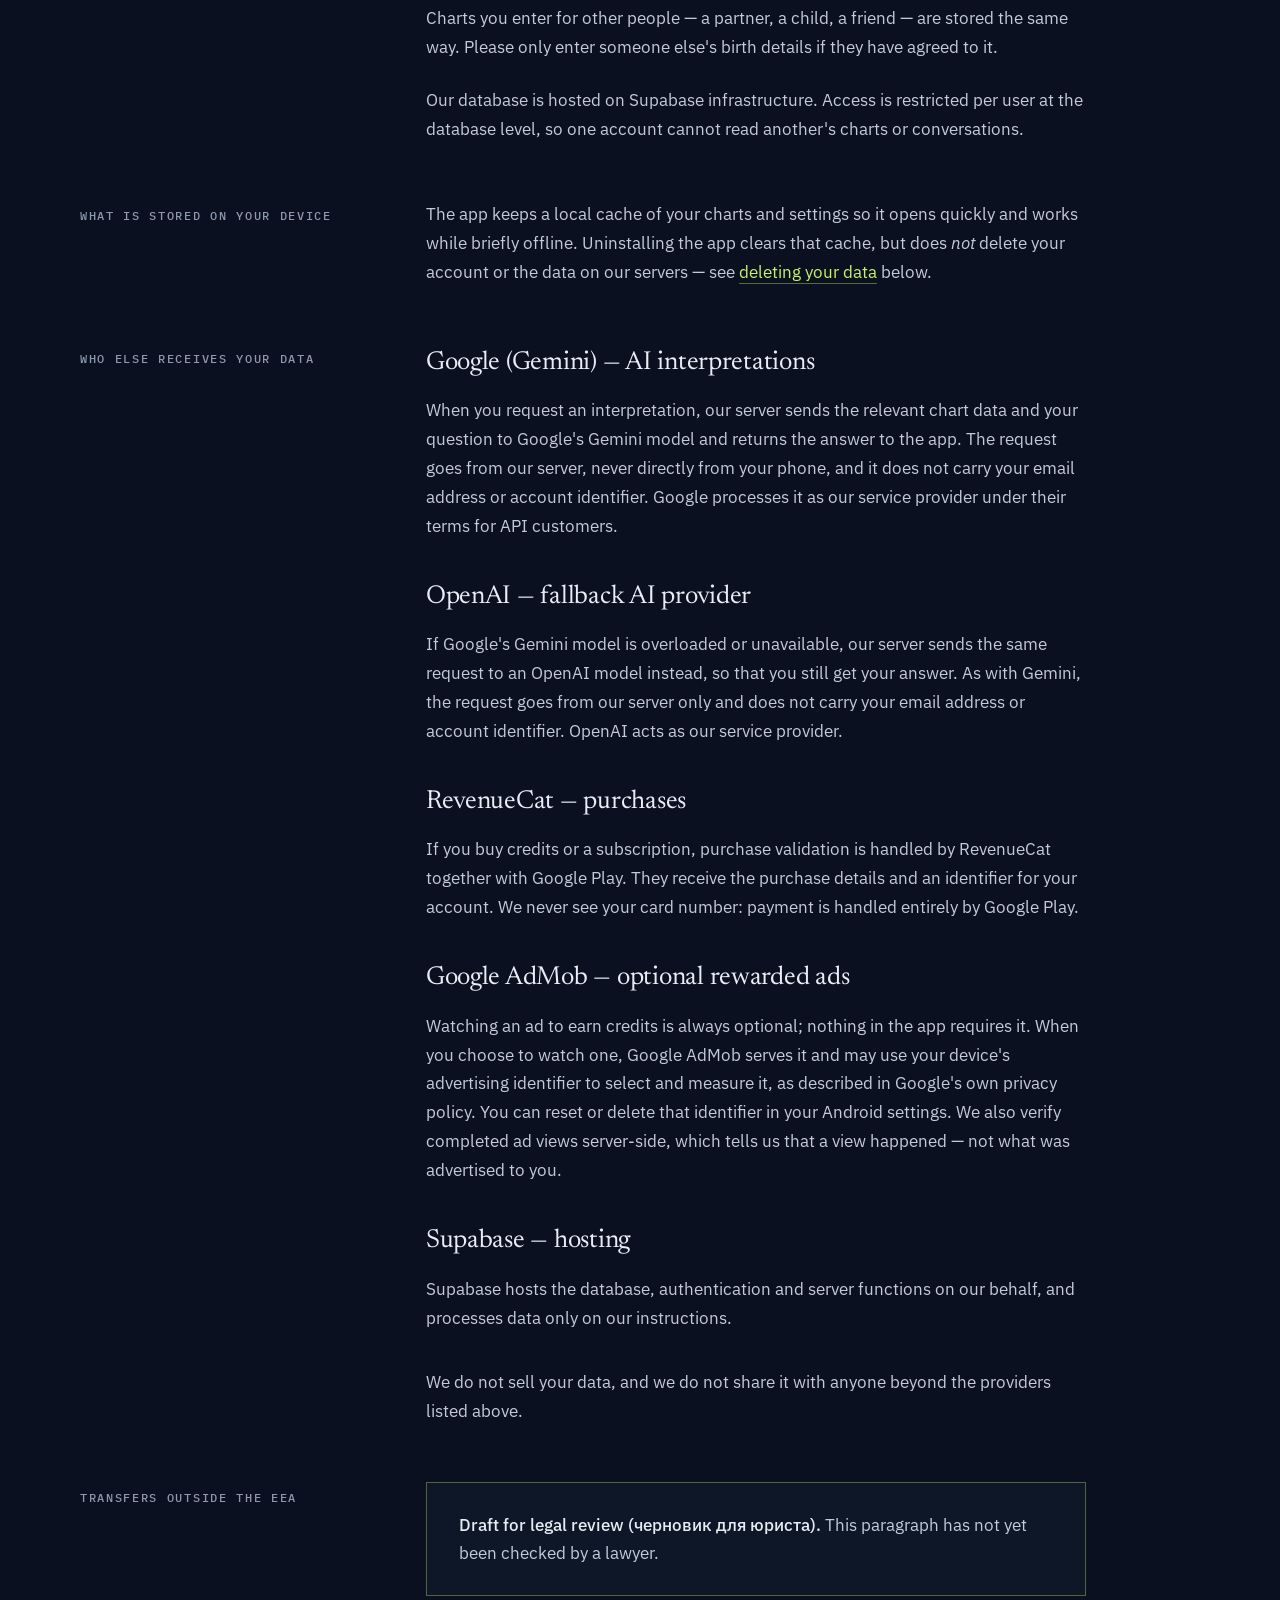
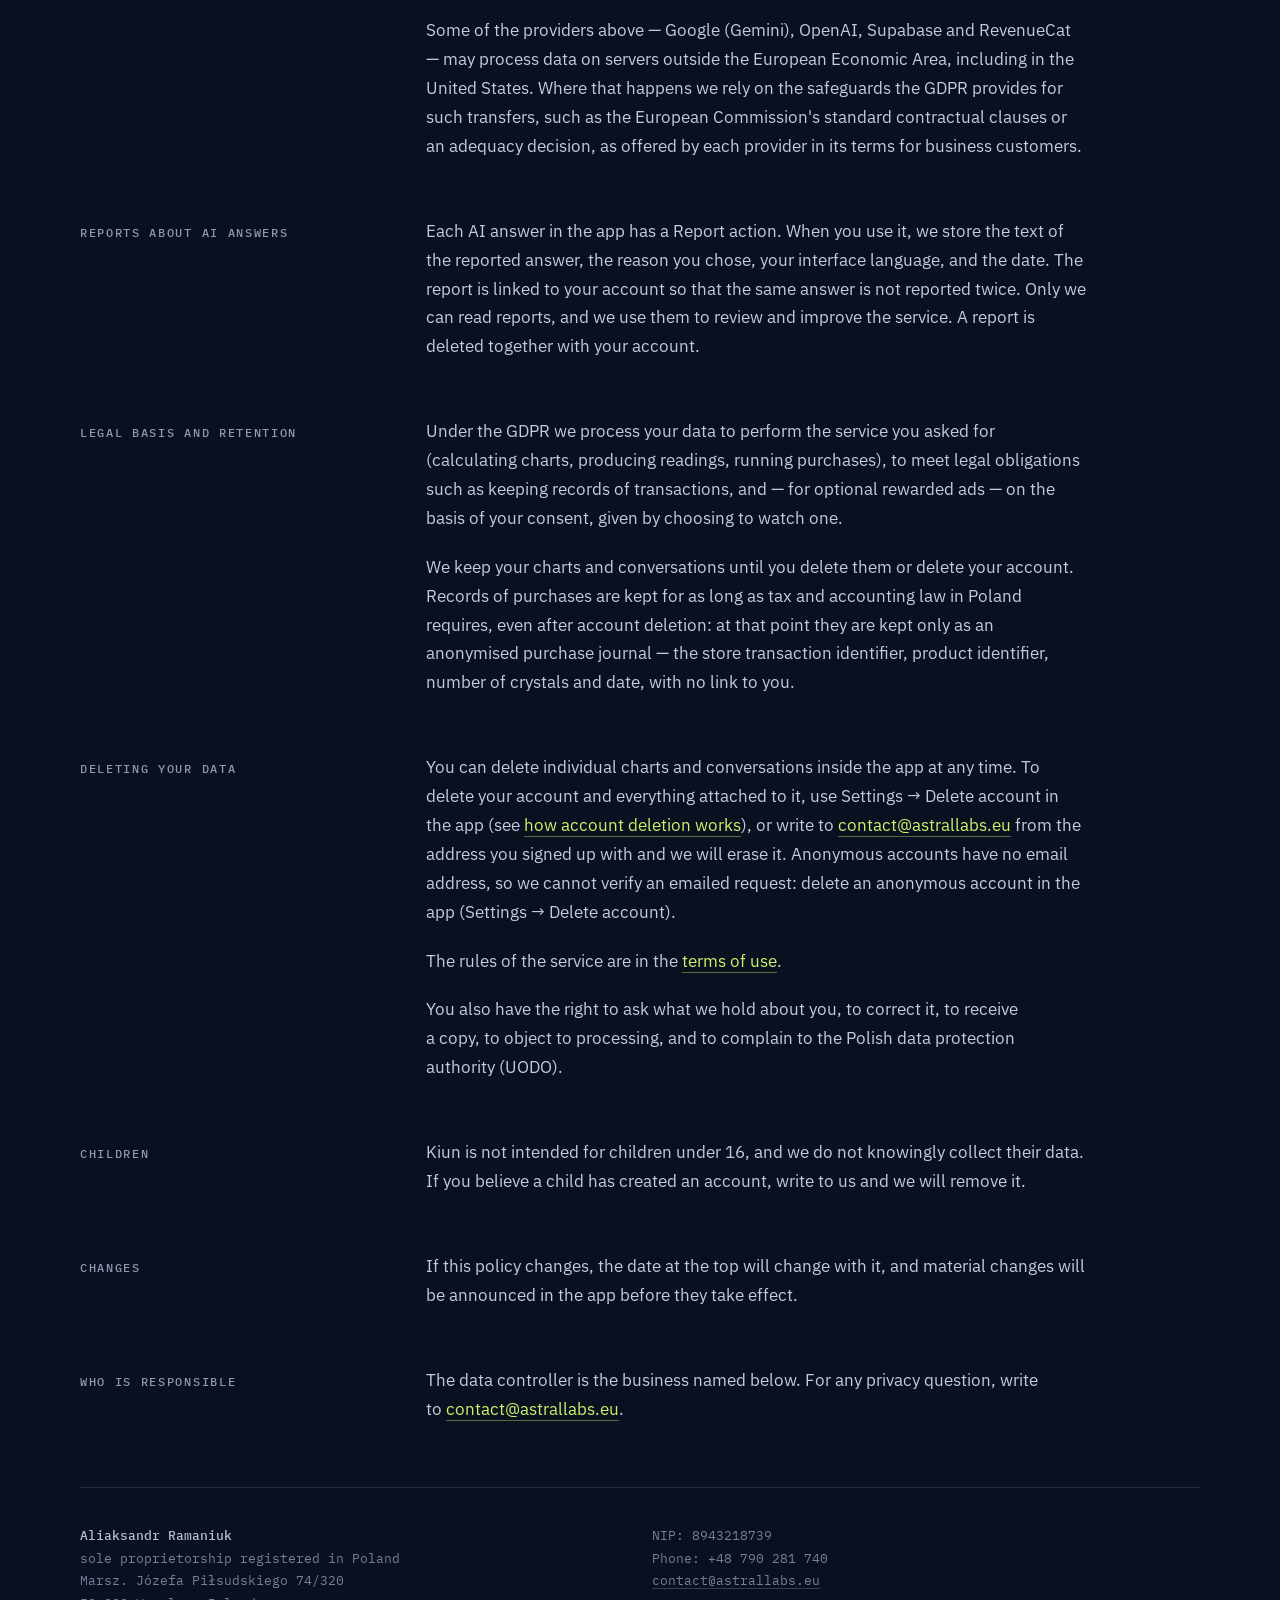
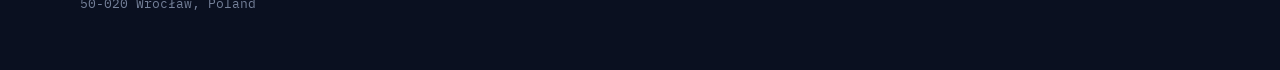
<file: bazi/privacy/index.html>
<!DOCTYPE html>
<html lang="en">
<head>
<meta charset="utf-8">
<meta name="viewport" content="width=device-width, initial-scale=1">
<title>Kiun — Privacy Policy</title>
<meta name="description" content="Privacy policy for the Kiun Android app: accounts, what is stored, Gemini, OpenAI, RevenueCat, AdMob, Supabase, and how to delete your data.">
<meta name="theme-color" content="#0A1020">
<link rel="icon" type="image/svg+xml" href="/favicon.svg">
<link rel="preconnect" href="https://fonts.googleapis.com">
<link rel="preconnect" href="https://fonts.gstatic.com" crossorigin>
<link href="https://fonts.googleapis.com/css2?family=Newsreader:ital,opsz,wght@0,6..72,300;0,6..72,400;1,6..72,300&family=IBM+Plex+Mono:wght@400;500&family=IBM+Plex+Sans:wght@400;500&display=swap" rel="stylesheet">
<link rel="stylesheet" href="/theme.css">
</head>
<body>
<div class="wrap">

  <header class="top">
    <a class="brand" href="/">
      <svg viewBox="0 0 48 48" fill="none" aria-hidden="true"><path d="M4 42 L19 6 L34 42 H44" stroke="#E8ECF4" stroke-width="4.5" stroke-linecap="round" stroke-linejoin="round"/><circle cx="19" cy="31" r="3.6" fill="#C8F26B"/></svg>
      <span>Astral Labs</span>
    </a>
    <nav>
      <a href="/lexio/">Lexio</a>
      <a href="/bazi/" class="active">Kiun</a>
      <a href="/support/">Support</a>
    </nav>
  </header>

  <section class="page-hero doc-hero">
    <p class="meta">Last updated: 18 October 2026</p>
    <h1>Privacy Policy — Kiun</h1>
    <p class="intro" style="font-size:17px;line-height:1.7;color:#C3CBD9;max-width:66ch">This policy explains what the Kiun Android app collects, why, and who else sees it. It covers Kiun only; the Lexio app has <a href="/lexio/privacy/">a separate policy</a>.</p>
    <div class="callout">
      <strong>Read this part if you read nothing else.</strong> To produce a reading, the birth details you enter and the questions you ask are sent to Google's Gemini model through our server. Your birth date, time and place are personal data, and chart questions are often private. Everything below describes how that is handled and how to erase it.
    </div>
  </section>

  <article class="doc tight">
    <h2 class="label">Your account</h2>
    <div class="stack">
      <p>The app supports three ways in, and they differ in what we learn about you:</p>
      <ul class="principles dense plain">
        <li><strong>Anonymous</strong> — no email, no name. A random identifier ties your charts and credits to the device. If you lose the device or reinstall, that account cannot be recovered.</li>
        <li><strong>Email and password</strong> — we store your email address so you can sign in again and recover access.</li>
        <li><strong>Sign in with Google</strong> — Google tells us your email address and account identifier. We do not receive your Google password, nor access to anything else in your Google account.</li>
      </ul>
    </div>

    <h2 class="label">What we store on our servers</h2>
    <div class="stack" style="gap:24px">
      <table>
        <thead>
          <tr><th>Data</th><th>Why</th></tr>
        </thead>
        <tbody>
          <tr><td class="key half">Birth date, time and place you enter for a chart, plus any name you give it</td><td>To calculate the chart and to let you open a saved chart again later</td></tr>
          <tr><td class="key half">The calculated chart itself</td><td>Cached so it need not be recomputed</td></tr>
          <tr><td class="key half">Your questions and the interpretations produced in reply</td><td>So a conversation has history and you can reread past readings</td></tr>
          <tr><td class="key half">Credit balance, subscription tier, and a log of credit movements</td><td>To run the paid features and to resolve billing disputes</td></tr>
          <tr><td class="key half">How many rewarded ads you watched today</td><td>To enforce the daily limit and prevent abuse</td></tr>
          <tr><td class="key half">Your interface language</td><td>To generate readings in the right language</td></tr>
        </tbody>
      </table>
      <p>Charts you enter for other people — a partner, a child, a friend — are stored the same way. Please only enter someone else's birth details if they have agreed to it.</p>
      <p>Our database is hosted on Supabase infrastructure. Access is restricted per user at the database level, so one account cannot read another's charts or conversations.</p>
    </div>

    <h2 class="label">What is stored on your device</h2>
    <p>The app keeps a local cache of your charts and settings so it opens quickly and works while briefly offline. Uninstalling the app clears that cache, but does <em>not</em> delete your account or the data on our servers — see <a href="#deletion">deleting your data</a> below.</p>

    <h2 class="label">Who else receives your data</h2>
    <div class="stack wide">
      <div class="sub">
        <h3>Google (Gemini) — AI interpretations</h3>
        <p>When you request an interpretation, our server sends the relevant chart data and your question to Google's Gemini model and returns the answer to the app. The request goes from our server, never directly from your phone, and it does not carry your email address or account identifier. Google processes it as our service provider under their terms for API customers.</p>
      </div>
      <div class="sub">
        <h3>OpenAI — fallback AI provider</h3>
        <p>If Google's Gemini model is overloaded or unavailable, our server sends the same request to an OpenAI model instead, so that you still get your answer. As with Gemini, the request goes from our server only and does not carry your email address or account identifier. OpenAI acts as our service provider.</p>
      </div>
      <div class="sub">
        <h3>RevenueCat — purchases</h3>
        <p>If you buy credits or a subscription, purchase validation is handled by RevenueCat together with Google Play. They receive the purchase details and an identifier for your account. We never see your card number: payment is handled entirely by Google Play.</p>
      </div>
      <div class="sub">
        <h3>Google AdMob — optional rewarded ads</h3>
        <p>Watching an ad to earn credits is always optional; nothing in the app requires it. When you choose to watch one, Google AdMob serves it and may use your device's advertising identifier to select and measure it, as described in Google's own privacy policy. You can reset or delete that identifier in your Android settings. We also verify completed ad views server-side, which tells us that a view happened — not what was advertised to you.</p>
      </div>
      <div class="sub">
        <h3>Supabase — hosting</h3>
        <p>Supabase hosts the database, authentication and server functions on our behalf, and processes data only on our instructions.</p>
      </div>
      <p>We do not sell your data, and we do not share it with anyone beyond the providers listed above.</p>
    </div>

    <h2 class="label" id="transfers">Transfers outside the EEA</h2>
    <div class="stack">
      <div class="callout"><strong>Draft for legal review (черновик для юриста).</strong> This paragraph has not yet been checked by a lawyer.</div>
      <p>Some of the providers above — Google (Gemini), OpenAI, Supabase and RevenueCat — may process data on servers outside the European Economic Area, including in the United States. Where that happens we rely on the safeguards the GDPR provides for such transfers, such as the European Commission's standard contractual clauses or an adequacy decision, as offered by each provider in its terms for business customers.</p>
    </div>

    <h2 class="label">Reports about AI answers</h2>
    <div class="stack">
      <p>Each AI answer in the app has a Report action. When you use it, we store the text of the reported answer, the reason you chose, your interface language, and the date. The report is linked to your account so that the same answer is not reported twice. Only we can read reports, and we use them to review and improve the service. A report is deleted together with your account.</p>
    </div>

    <h2 class="label">Legal basis and retention</h2>
    <div class="stack">
      <p>Under the GDPR we process your data to perform the service you asked for (calculating charts, producing readings, running purchases), to meet legal obligations such as keeping records of transactions, and — for optional rewarded ads — on the basis of your consent, given by choosing to watch one.</p>
      <p>We keep your charts and conversations until you delete them or delete your account. Records of purchases are kept for as long as tax and accounting law in Poland requires, even after account deletion: at that point they are kept only as an anonymised purchase journal — the store transaction identifier, product identifier, number of crystals and date, with no link to you.</p>
    </div>

    <h2 class="label" id="deletion">Deleting your data</h2>
    <div class="stack">
      <p>You can delete individual charts and conversations inside the app at any time. To delete your account and everything attached to it, use Settings → Delete account in the app (see <a href="/bazi/delete-account/">how account deletion works</a>), or write to <a href="mailto:contact@astrallabs.eu">contact@astrallabs.eu</a> from the address you signed up with and we will erase it. Anonymous accounts have no email address, so we cannot verify an emailed request: delete an anonymous account in the app (Settings → Delete account).</p>
      <p>The rules of the service are in the <a href="/bazi/terms/">terms of use</a>.</p>
      <p>You also have the right to ask what we hold about you, to correct it, to receive a copy, to object to processing, and to complain to the Polish data protection authority (UODO).</p>
    </div>

    <h2 class="label">Children</h2>
    <p>Kiun is not intended for children under 16, and we do not knowingly collect their data. If you believe a child has created an account, write to us and we will remove it.</p>

    <h2 class="label">Changes</h2>
    <p>If this policy changes, the date at the top will change with it, and material changes will be announced in the app before they take effect.</p>

    <h2 class="label">Who is responsible</h2>
    <p>The data controller is the business named below. For any privacy question, write to <a href="mailto:contact@astrallabs.eu">contact@astrallabs.eu</a>.</p>
  </article>

  <footer class="legal">
    <div>
      <strong>Aliaksandr Ramaniuk</strong><br>
      sole proprietorship registered in Poland<br>
      Marsz. Józefa Piłsudskiego 74/320<br>
      50-020 Wrocław, Poland
    </div>
    <div>
      NIP: 8943218739<br>
      Phone: +48 790 281 740<br>
      <a href="mailto:contact@astrallabs.eu">contact@astrallabs.eu</a>
    </div>
  </footer>

</div>
</body>
</html>
</file>
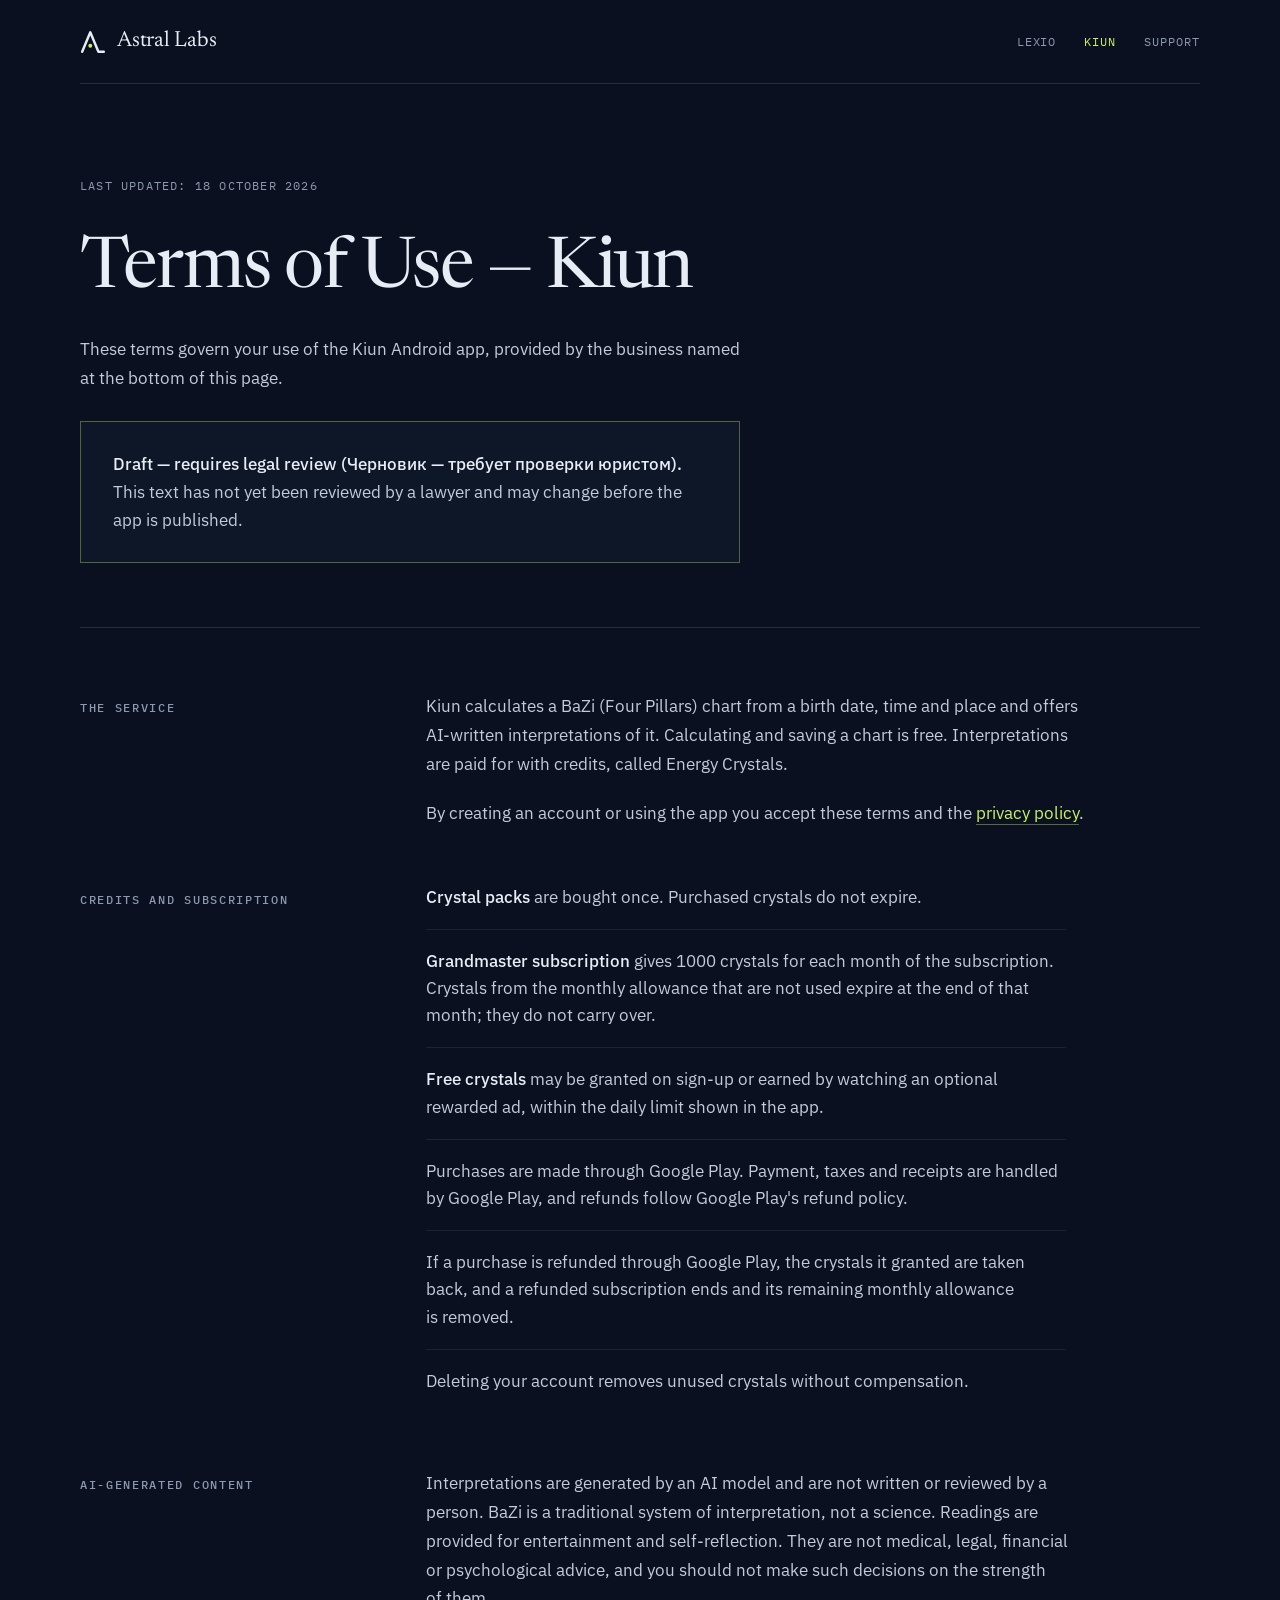
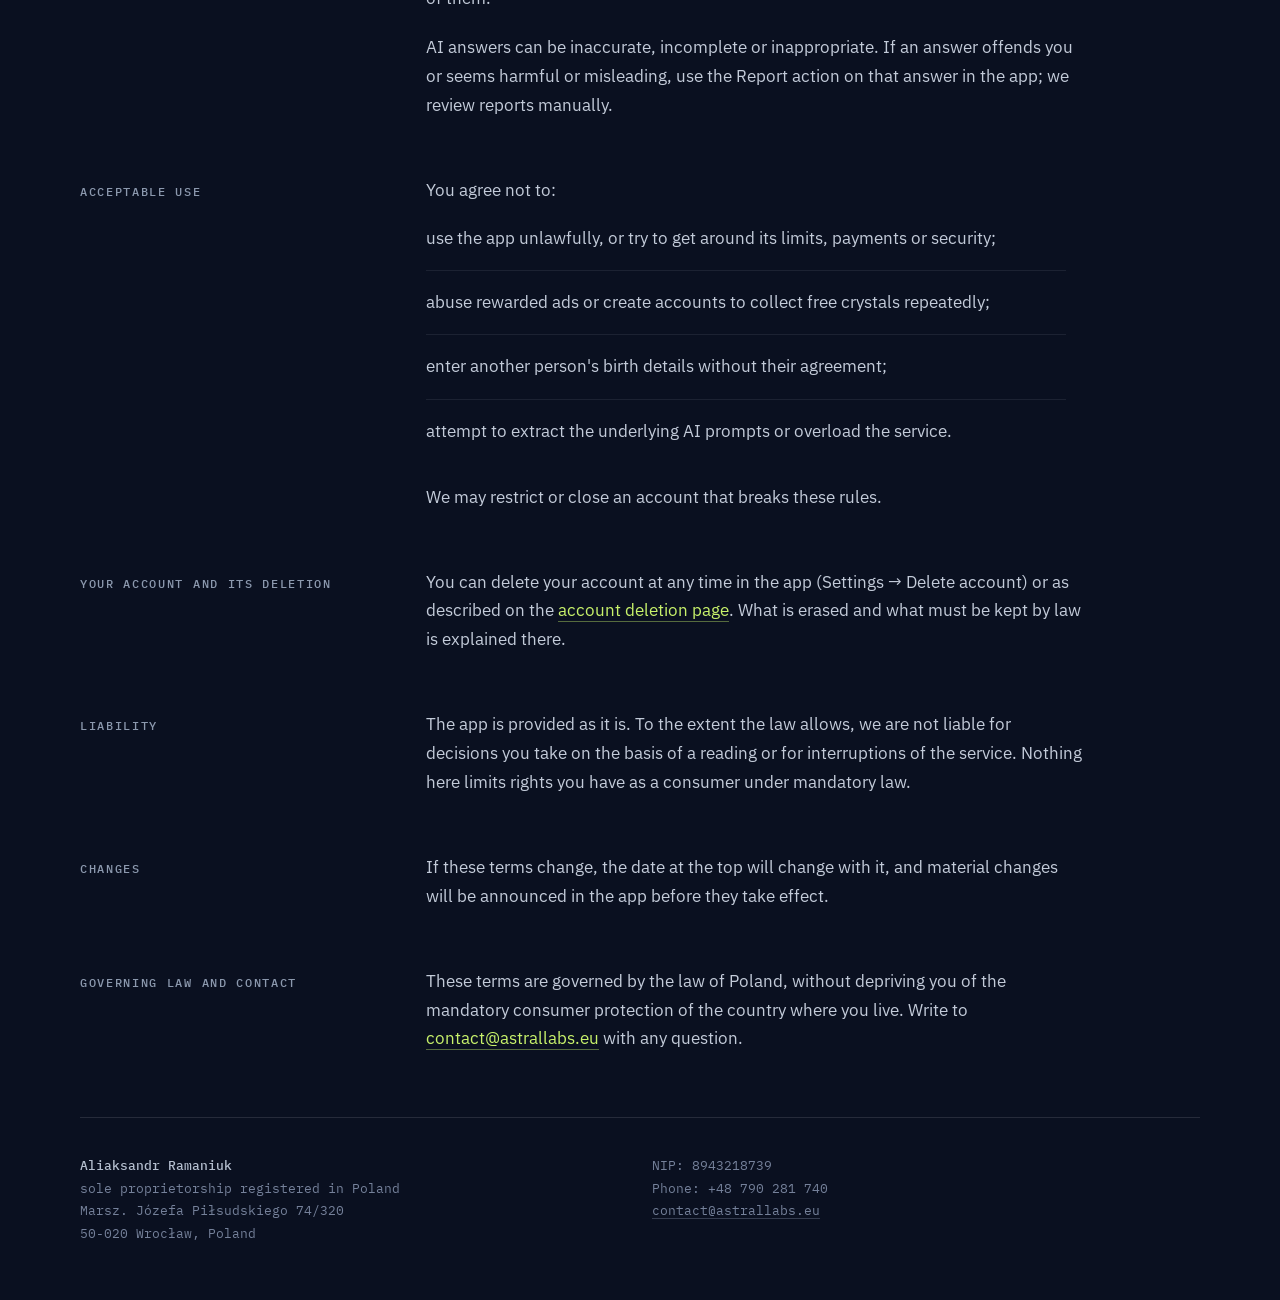
<file: bazi/terms/index.html>
<!DOCTYPE html>
<html lang="en">
<head>
<meta charset="utf-8">
<meta name="viewport" content="width=device-width, initial-scale=1">
<title>Kiun — Terms of Use</title>
<meta name="description" content="Terms of use for the Kiun Android app: the service, credits and subscription, AI-generated content, acceptable use, account deletion, governing law.">
<meta name="theme-color" content="#0A1020">
<link rel="icon" type="image/svg+xml" href="/favicon.svg">
<link rel="preconnect" href="https://fonts.googleapis.com">
<link rel="preconnect" href="https://fonts.gstatic.com" crossorigin>
<link href="https://fonts.googleapis.com/css2?family=Newsreader:ital,opsz,wght@0,6..72,300;0,6..72,400;1,6..72,300&family=IBM+Plex+Mono:wght@400;500&family=IBM+Plex+Sans:wght@400;500&display=swap" rel="stylesheet">
<link rel="stylesheet" href="/theme.css">
</head>
<body>
<div class="wrap">

  <header class="top">
    <a class="brand" href="/">
      <svg viewBox="0 0 48 48" fill="none" aria-hidden="true"><path d="M4 42 L19 6 L34 42 H44" stroke="#E8ECF4" stroke-width="4.5" stroke-linecap="round" stroke-linejoin="round"/><circle cx="19" cy="31" r="3.6" fill="#C8F26B"/></svg>
      <span>Astral Labs</span>
    </a>
    <nav>
      <a href="/lexio/">Lexio</a>
      <a href="/bazi/" class="active">Kiun</a>
      <a href="/support/">Support</a>
    </nav>
  </header>

  <section class="page-hero doc-hero">
    <p class="meta">Last updated: 18 October 2026</p>
    <h1>Terms of Use — Kiun</h1>
    <p class="intro" style="font-size:17px;line-height:1.7;color:#C3CBD9;max-width:66ch">These terms govern your use of the Kiun Android app, provided by the business named at the bottom of this page.</p>
    <div class="callout">
      <strong>Draft — requires legal review (Черновик — требует проверки юристом).</strong> This text has not yet been reviewed by a lawyer and may change before the app is published.
    </div>
  </section>

  <article class="doc tight">
    <h2 class="label">The service</h2>
    <div class="stack">
      <p>Kiun calculates a BaZi (Four Pillars) chart from a birth date, time and place and offers AI-written interpretations of it. Calculating and saving a chart is free. Interpretations are paid for with credits, called Energy Crystals.</p>
      <p>By creating an account or using the app you accept these terms and the <a href="/bazi/privacy/">privacy policy</a>.</p>
    </div>

    <h2 class="label">Credits and subscription</h2>
    <div class="stack">
      <ul class="principles dense plain">
        <li><strong>Crystal packs</strong> are bought once. Purchased crystals do not expire.</li>
        <li><strong>Grandmaster subscription</strong> gives 1000 crystals for each month of the subscription. Crystals from the monthly allowance that are not used expire at the end of that month; they do not carry over.</li>
        <li><strong>Free crystals</strong> may be granted on sign-up or earned by watching an optional rewarded ad, within the daily limit shown in the app.</li>
        <li>Purchases are made through Google Play. Payment, taxes and receipts are handled by Google Play, and refunds follow Google Play's refund policy.</li>
        <li>If a purchase is refunded through Google Play, the crystals it granted are taken back, and a refunded subscription ends and its remaining monthly allowance is removed.</li>
        <li>Deleting your account removes unused crystals without compensation.</li>
      </ul>
    </div>

    <h2 class="label">AI-generated content</h2>
    <div class="stack">
      <p>Interpretations are generated by an AI model and are not written or reviewed by a person. BaZi is a traditional system of interpretation, not a science. Readings are provided for entertainment and self-reflection. They are not medical, legal, financial or psychological advice, and you should not make such decisions on the strength of them.</p>
      <p>AI answers can be inaccurate, incomplete or inappropriate. If an answer offends you or seems harmful or misleading, use the Report action on that answer in the app; we review reports manually.</p>
    </div>

    <h2 class="label">Acceptable use</h2>
    <div class="stack">
      <p>You agree not to:</p>
      <ul class="principles dense plain">
        <li>use the app unlawfully, or try to get around its limits, payments or security;</li>
        <li>abuse rewarded ads or create accounts to collect free crystals repeatedly;</li>
        <li>enter another person's birth details without their agreement;</li>
        <li>attempt to extract the underlying AI prompts or overload the service.</li>
      </ul>
      <p>We may restrict or close an account that breaks these rules.</p>
    </div>

    <h2 class="label">Your account and its deletion</h2>
    <p>You can delete your account at any time in the app (Settings → Delete account) or as described on the <a href="/bazi/delete-account/">account deletion page</a>. What is erased and what must be kept by law is explained there.</p>

    <h2 class="label">Liability</h2>
    <p>The app is provided as it is. To the extent the law allows, we are not liable for decisions you take on the basis of a reading or for interruptions of the service. Nothing here limits rights you have as a consumer under mandatory law.</p>

    <h2 class="label">Changes</h2>
    <p>If these terms change, the date at the top will change with it, and material changes will be announced in the app before they take effect.</p>

    <h2 class="label">Governing law and contact</h2>
    <p>These terms are governed by the law of Poland, without depriving you of the mandatory consumer protection of the country where you live. Write to <a href="mailto:contact@astrallabs.eu">contact@astrallabs.eu</a> with any question.</p>
  </article>

  <footer class="legal">
    <div>
      <strong>Aliaksandr Ramaniuk</strong><br>
      sole proprietorship registered in Poland<br>
      Marsz. Józefa Piłsudskiego 74/320<br>
      50-020 Wrocław, Poland
    </div>
    <div>
      NIP: 8943218739<br>
      Phone: +48 790 281 740<br>
      <a href="mailto:contact@astrallabs.eu">contact@astrallabs.eu</a>
    </div>
  </footer>

</div>
</body>
</html>
</file>
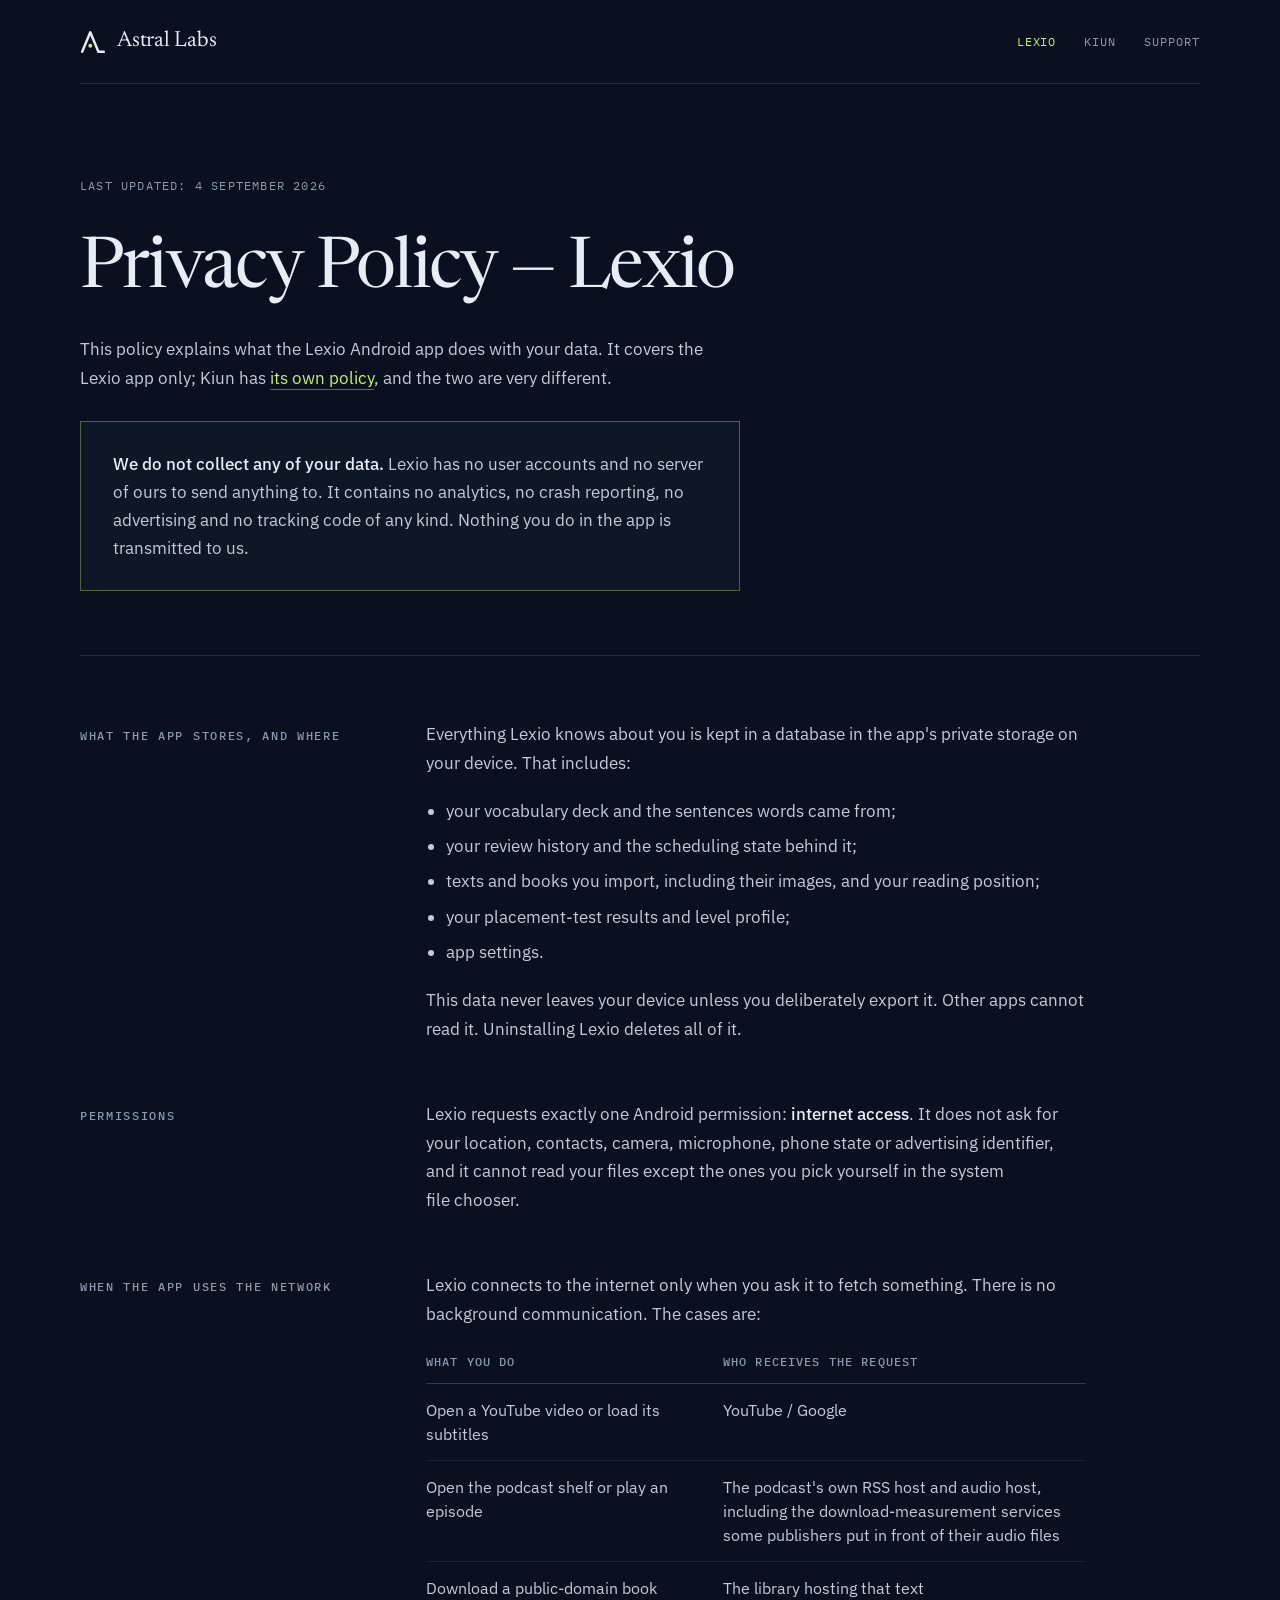
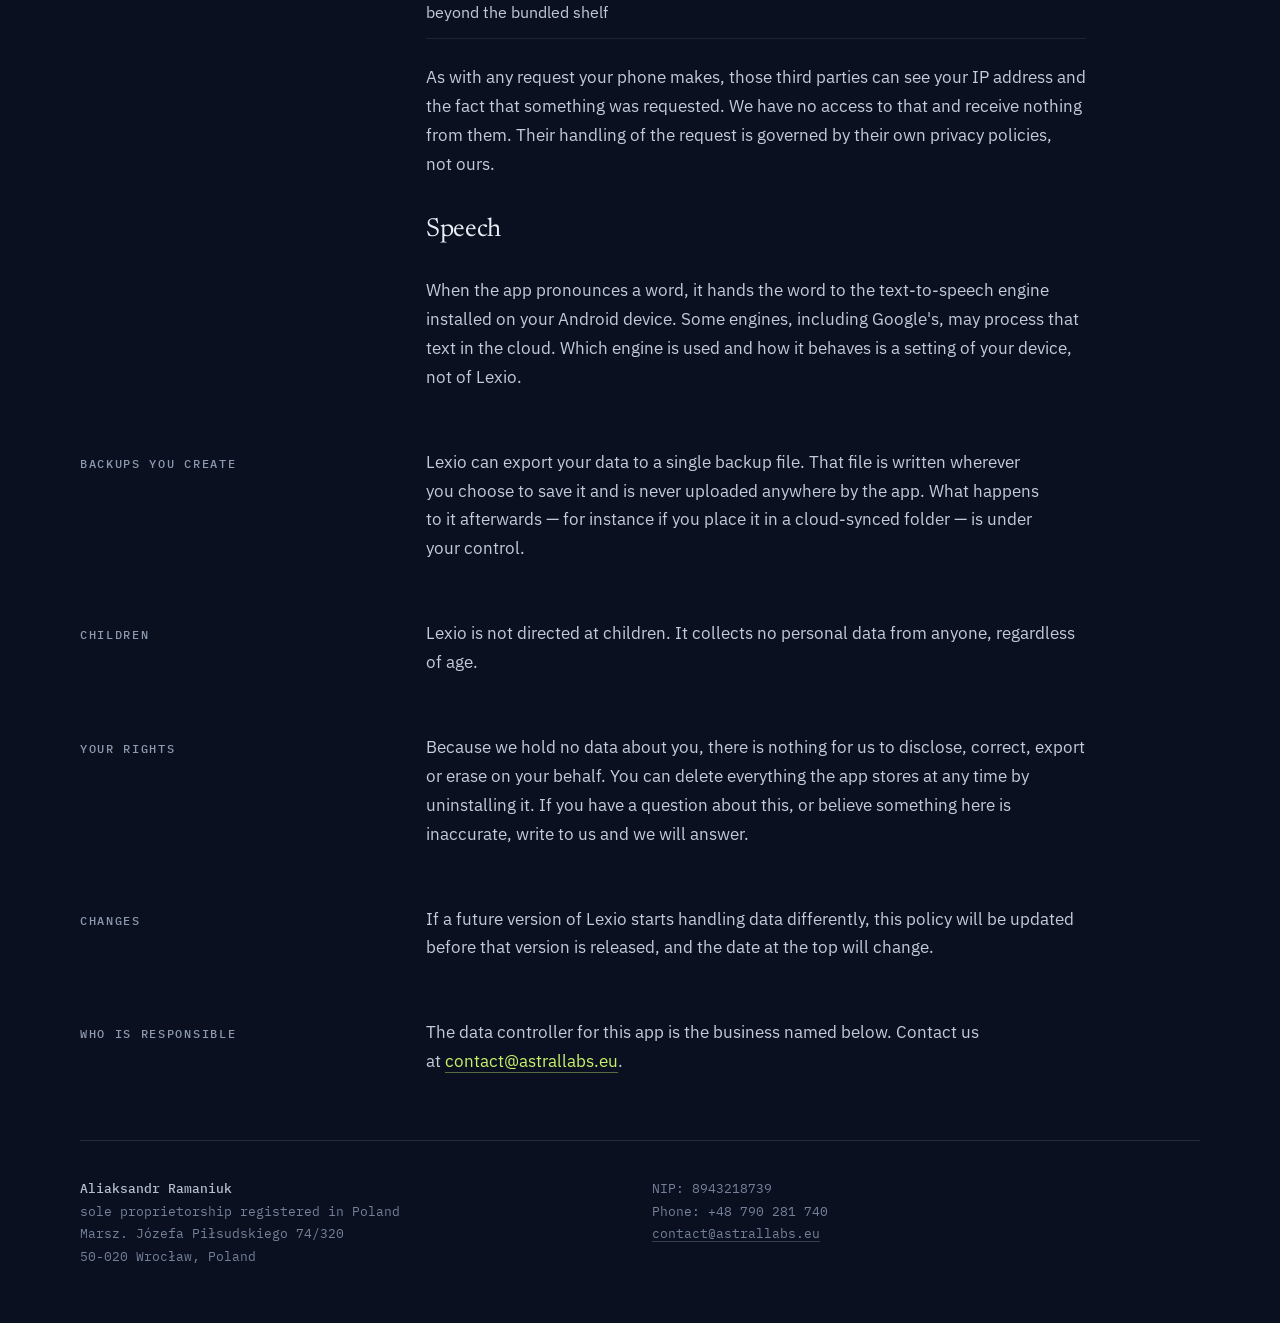
<file: lexio/privacy/index.html>
<!DOCTYPE html>
<html lang="en">
<head>
<meta charset="utf-8">
<meta name="viewport" content="width=device-width, initial-scale=1">
<title>Lexio — Privacy Policy</title>
<meta name="description" content="Privacy policy for the Lexio Android app. Lexio collects no data: no accounts, no analytics, no ads.">
<meta name="theme-color" content="#0A1020">
<link rel="icon" type="image/svg+xml" href="/favicon.svg">
<link rel="preconnect" href="https://fonts.googleapis.com">
<link rel="preconnect" href="https://fonts.gstatic.com" crossorigin>
<link href="https://fonts.googleapis.com/css2?family=Newsreader:ital,opsz,wght@0,6..72,300;0,6..72,400;1,6..72,300&family=IBM+Plex+Mono:wght@400;500&family=IBM+Plex+Sans:wght@400;500&display=swap" rel="stylesheet">
<link rel="stylesheet" href="/theme.css">
</head>
<body>
<div class="wrap">

  <header class="top">
    <a class="brand" href="/">
      <svg viewBox="0 0 48 48" fill="none" aria-hidden="true"><path d="M4 42 L19 6 L34 42 H44" stroke="#E8ECF4" stroke-width="4.5" stroke-linecap="round" stroke-linejoin="round"/><circle cx="19" cy="31" r="3.6" fill="#C8F26B"/></svg>
      <span>Astral Labs</span>
    </a>
    <nav>
      <a href="/lexio/" class="active">Lexio</a>
      <a href="/bazi/">Kiun</a>
      <a href="/support/">Support</a>
    </nav>
  </header>

  <section class="page-hero doc-hero">
    <p class="meta">Last updated: 4 September 2026</p>
    <h1>Privacy Policy — Lexio</h1>
    <p class="intro" style="font-size:17px;line-height:1.7;color:#C3CBD9;max-width:66ch">This policy explains what the Lexio Android app does with your data. It covers the Lexio app only; Kiun has <a href="/bazi/privacy/">its own policy</a>, and the two are very different.</p>
    <div class="callout">
      <strong>We do not collect any of your data.</strong> Lexio has no user accounts and no server of ours to send anything to. It contains no analytics, no crash reporting, no advertising and no tracking code of any kind. Nothing you do in the app is transmitted to us.
    </div>
  </section>

  <article class="doc tight">
    <h2 class="label">What the app stores, and where</h2>
    <div class="stack">
      <p>Everything Lexio knows about you is kept in a database in the app's private storage on your device. That includes:</p>
      <ul class="bullets">
        <li>your vocabulary deck and the sentences words came from;</li>
        <li>your review history and the scheduling state behind it;</li>
        <li>texts and books you import, including their images, and your reading position;</li>
        <li>your placement-test results and level profile;</li>
        <li>app settings.</li>
      </ul>
      <p>This data never leaves your device unless you deliberately export it. Other apps cannot read it. Uninstalling Lexio deletes all of it.</p>
    </div>

    <h2 class="label">Permissions</h2>
    <p>Lexio requests exactly one Android permission: <strong>internet access</strong>. It does not ask for your location, contacts, camera, microphone, phone state or advertising identifier, and it cannot read your files except the ones you pick yourself in the system file chooser.</p>

    <h2 class="label">When the app uses the network</h2>
    <div class="stack" style="gap:24px">
      <p>Lexio connects to the internet only when you ask it to fetch something. There is no background communication. The cases are:</p>
      <table>
        <thead>
          <tr><th>What you do</th><th>Who receives the request</th></tr>
        </thead>
        <tbody>
          <tr><td class="key">Open a YouTube video or load its subtitles</td><td>YouTube / Google</td></tr>
          <tr><td class="key">Open the podcast shelf or play an episode</td><td>The podcast's own RSS host and audio host, including the download-measurement services some publishers put in front of their audio files</td></tr>
          <tr><td class="key">Download a public-domain book beyond the bundled shelf</td><td>The library hosting that text</td></tr>
        </tbody>
      </table>
      <p>As with any request your phone makes, those third parties can see your IP address and the fact that something was requested. We have no access to that and receive nothing from them. Their handling of the request is governed by their own privacy policies, not ours.</p>
      <h3 style="margin-top:8px">Speech</h3>
      <p>When the app pronounces a word, it hands the word to the text-to-speech engine installed on your Android device. Some engines, including Google's, may process that text in the cloud. Which engine is used and how it behaves is a setting of your device, not of Lexio.</p>
    </div>

    <h2 class="label">Backups you create</h2>
    <p>Lexio can export your data to a single backup file. That file is written wherever you choose to save it and is never uploaded anywhere by the app. What happens to it afterwards — for instance if you place it in a cloud-synced folder — is under your control.</p>

    <h2 class="label">Children</h2>
    <p>Lexio is not directed at children. It collects no personal data from anyone, regardless of age.</p>

    <h2 class="label">Your rights</h2>
    <p>Because we hold no data about you, there is nothing for us to disclose, correct, export or erase on your behalf. You can delete everything the app stores at any time by uninstalling it. If you have a question about this, or believe something here is inaccurate, write to us and we will answer.</p>

    <h2 class="label">Changes</h2>
    <p>If a future version of Lexio starts handling data differently, this policy will be updated before that version is released, and the date at the top will change.</p>

    <h2 class="label">Who is responsible</h2>
    <p>The data controller for this app is the business named below. Contact us at <a href="mailto:contact@astrallabs.eu">contact@astrallabs.eu</a>.</p>
  </article>

  <footer class="legal">
    <div>
      <strong>Aliaksandr Ramaniuk</strong><br>
      sole proprietorship registered in Poland<br>
      Marsz. Józefa Piłsudskiego 74/320<br>
      50-020 Wrocław, Poland
    </div>
    <div>
      NIP: 8943218739<br>
      Phone: +48 790 281 740<br>
      <a href="mailto:contact@astrallabs.eu">contact@astrallabs.eu</a>
    </div>
  </footer>

</div>
</body>
</html>
</file>
<file: theme.css>
/* Astral Labs — тема из Claude Design (проект «Astral Labs», Home).
   Тёмно-синяя основа, Newsreader для заголовков, IBM Plex Sans для текста,
   IBM Plex Mono для подписей. Страницы переезжают на неё по одной;
   те, что ещё на style.css, эту таблицу не подключают. */

:root {
  --bg: #0A1020;
  --bg-raised: #0E1728;
  --bg-hover: #111C31;
  --ink: #E8ECF4;
  --ink-soft: #D5DCE8;
  --muted: #B4BECE;
  --muted-2: #9FAABC;
  --label: #8C99AE;
  --faint: #75819A;
  --line: rgba(232,236,244,0.12);
  --line-soft: rgba(232,236,244,0.08);
  --accent: #C8F26B;
  --accent-hover: #DCFF8F;
  --serif: Newsreader, Georgia, "Times New Roman", serif;
  --sans: "IBM Plex Sans", system-ui, -apple-system, "Segoe UI", Roboto, sans-serif;
  --mono: "IBM Plex Mono", ui-monospace, SFMono-Regular, Menlo, monospace;
}

* { box-sizing: border-box; }
html, body { margin: 0; padding: 0; background: var(--bg); }
body {
  color: var(--ink);
  font-family: var(--sans);
  font-size: 17px;
  line-height: 1.6;
  padding: 0 40px;
  -webkit-text-size-adjust: 100%;
}
a { color: var(--ink); }
a:hover { color: var(--accent); }
::selection { background: var(--accent); color: var(--bg); }

.wrap { max-width: 1120px; margin: 0 auto; }

/* Моноширинная подпись раздела. */
.label {
  margin: 0;
  font-family: var(--mono);
  font-size: 12px;
  font-weight: 500;
  letter-spacing: 0.14em;
  text-transform: uppercase;
  color: var(--label);
}

/* Шапка. */
header.top {
  display: flex; align-items: center; justify-content: space-between; gap: 32px;
  padding: 24px 0; border-bottom: 1px solid var(--line);
}
header.top .brand {
  display: flex; align-items: center; gap: 11px;
  font-family: var(--serif); font-size: 22px; letter-spacing: -0.01em;
  text-decoration: none; color: var(--ink);
}
header.top .brand svg { width: 26px; height: 26px; flex: none; }
header.top nav {
  display: flex; gap: 28px; flex-wrap: wrap;
  font-family: var(--mono); font-size: 12px; letter-spacing: 0.08em; text-transform: uppercase;
}
header.top nav a { text-decoration: none; color: var(--label); }
header.top nav a:hover { color: var(--accent); }

/* Первый экран. */
.hero { padding: 112px 0 96px; display: grid; gap: 48px; }
.eyebrow {
  display: flex; align-items: center; gap: 14px;
  font-family: var(--mono); font-size: 12px; letter-spacing: 0.1em; text-transform: uppercase; color: var(--label);
}
.eyebrow::before { content: ""; width: 7px; height: 7px; background: var(--accent); border-radius: 50%; display: block; }
.hero h1 {
  margin: 0; font-family: var(--serif); font-weight: 400;
  font-size: clamp(46px, 7.2vw, 104px); line-height: 0.98; letter-spacing: -0.025em;
  max-width: 16ch; text-wrap: balance;
}
.hero .lead, .intro { margin: 0; max-width: 56ch; font-size: 19px; line-height: 1.6; color: var(--muted); text-wrap: pretty; }
.actions { display: flex; gap: 16px; flex-wrap: wrap; align-items: center; }
.btn {
  font-family: var(--mono); font-size: 13px; letter-spacing: 0.06em; text-transform: uppercase;
  padding: 14px 22px; text-decoration: none;
}
.btn.primary { background: var(--accent); color: var(--bg); }
.btn.primary:hover { background: var(--accent-hover); color: var(--bg); }
.btn.ghost { color: var(--ink); border: 1px solid rgba(232,236,244,0.22); }
.btn.ghost:hover { border-color: var(--accent); color: var(--accent); }

/* Разделы. */
section.block { padding: 72px 0; border-top: 1px solid var(--line); }
section.block .label { margin-bottom: 56px; }
section.split {
  display: grid; grid-template-columns: minmax(200px, 1fr) minmax(0, 2.4fr); gap: 48px;
}
section.split .label { margin-bottom: 0; }

/* Услуги: колонки, разделённые тонкой линией. */
.services {
  display: grid; grid-template-columns: repeat(auto-fit, minmax(260px, 1fr));
  gap: 1px; background: var(--line);
}
.services > section { background: var(--bg); padding: 0 32px 8px; }
.services > section:first-child { padding-left: 0; }
.services > section:last-child { padding-right: 0; }
.num { font-family: var(--mono); font-size: 12px; color: var(--accent); letter-spacing: 0.1em; margin-bottom: 20px; }
.services h3 { margin: 0 0 16px; font-family: var(--serif); font-weight: 400; font-size: 32px; letter-spacing: -0.01em; }
.services p { margin: 0; font-size: 15.5px; line-height: 1.65; color: var(--muted-2); text-wrap: pretty; }

/* Принципы: нумерованный список. */
.principles { margin: 0; padding: 0; list-style: none; display: grid; gap: 24px; max-width: 64ch; }
.principles li {
  display: grid; grid-template-columns: 32px 1fr; gap: 8px;
  font-size: 17px; line-height: 1.6; color: var(--ink-soft); text-wrap: pretty;
  border-bottom: 1px solid var(--line-soft); padding-bottom: 24px;
}
.principles li:last-child { border-bottom: 0; padding-bottom: 0; }
.principles .num { margin: 0; padding-top: 6px; }

/* Продукты. */
.products { display: grid; gap: 20px; grid-template-columns: repeat(auto-fit, minmax(320px, 1fr)); }
.app-card {
  display: flex; flex-direction: column; gap: 16px;
  text-decoration: none; color: var(--ink);
  background: var(--bg-raised); border: 1px solid var(--line); padding: 36px;
}
.app-card:hover { border-color: var(--accent); background: var(--bg-hover); color: var(--ink); }
.app-card h3 { margin: 0; font-family: var(--serif); font-weight: 400; font-size: 36px; letter-spacing: -0.015em; }
.app-card p { margin: 0; font-size: 16px; line-height: 1.65; color: var(--muted-2); text-wrap: pretty; flex: 1; }
.app-card .tag {
  font-family: var(--mono); font-size: 11.5px; letter-spacing: 0.08em; text-transform: uppercase;
  color: var(--accent); border: 1px solid rgba(200,242,107,0.35); padding: 6px 10px; align-self: flex-start;
}

/* Контакт. */
section.contact { padding: 96px 0; }
.contact-body { display: grid; gap: 32px; }
.contact-body .pitch {
  margin: 0; max-width: 54ch; font-family: var(--serif);
  font-size: clamp(24px, 2.6vw, 34px); line-height: 1.35; letter-spacing: -0.01em; color: var(--ink); text-wrap: pretty;
}
.contact-body .email {
  font-family: var(--mono); font-size: clamp(18px, 2.2vw, 26px); color: var(--accent);
  text-decoration: none; border-bottom: 1px solid rgba(200,242,107,0.4);
}
.contact-body .email:hover { border-bottom-color: var(--accent); }
.contact-body .aside { margin: 0; max-width: 54ch; font-size: 16px; line-height: 1.65; color: var(--muted-2); text-wrap: pretty; }

/* Подвал с реквизитами. */
footer.legal {
  padding: 36px 0 56px; border-top: 1px solid var(--line);
  display: grid; grid-template-columns: repeat(auto-fit, minmax(240px, 1fr)); gap: 24px;
  font-family: var(--mono); font-size: 12.5px; line-height: 1.8; color: var(--faint);
}
footer.legal strong { color: var(--muted); font-weight: 500; }
footer.legal a { color: var(--faint); text-decoration: none; border-bottom: 1px solid rgba(117,129,154,0.4); }
footer.legal a:hover { color: var(--accent); border-bottom-color: var(--accent); }

/* Узкие экраны. */
@media (max-width: 720px) {
  body { padding: 0 20px; }
  header.top { flex-direction: column; align-items: flex-start; gap: 16px; }
  header.top nav { gap: 18px; }
  .hero { padding: 64px 0 56px; gap: 32px; }
  section.block { padding: 48px 0; }
  section.block .label { margin-bottom: 32px; }
  section.split { grid-template-columns: minmax(0, 1fr); gap: 24px; }
  .services > section { padding: 24px 0 8px; }
  section.contact { padding: 64px 0; }
}

/* ---- Внутренние страницы: продукт, поддержка, политики ---- */
:root { --text: #C3CBD9; }
header.top nav a.active { color: var(--accent); }

/* Заголовок страницы. */
.page-hero { padding: 96px 0 72px; border-bottom: 1px solid var(--line); display: grid; gap: 32px; }
.page-hero h1 {
  margin: 0; font-family: var(--serif); font-weight: 400;
  font-size: clamp(52px, 7.5vw, 104px); line-height: 0.95; letter-spacing: -0.03em; text-wrap: balance;
}
.page-hero h1.xl { font-size: clamp(56px, 8vw, 112px); }
.page-hero .tagline {
  margin: 0; max-width: 56ch; font-family: var(--serif);
  font-size: clamp(22px, 2.4vw, 30px); line-height: 1.35; letter-spacing: -0.01em; color: var(--ink-soft); text-wrap: pretty;
}
.page-hero.doc-hero { padding: 80px 0 64px; gap: 28px; }
.page-hero.doc-hero h1 { font-size: clamp(40px, 5.5vw, 72px); line-height: 1.02; letter-spacing: -0.025em; }
.meta { font-family: var(--mono); font-size: 12px; letter-spacing: 0.1em; text-transform: uppercase; color: var(--label); }

/* Ссылка в тексте: лаймовая с тонким подчёркиванием. */
.doc a, .page-hero a, .callout a { color: var(--accent); text-decoration: none; border-bottom: 1px solid rgba(200,242,107,0.4); }
.doc a:hover, .page-hero a:hover, .callout a:hover { border-bottom-color: var(--accent); }

/* Врезка с главным утверждением. */
.callout {
  max-width: 66ch; border: 1px solid rgba(200,242,107,0.35); background: var(--bg-raised);
  padding: 28px 32px; font-size: 17px; line-height: 1.65; color: var(--text); text-wrap: pretty;
}
.callout strong, .doc strong { color: var(--ink); font-weight: 500; }

/* Статья: подпись слева, содержание справа. */
article.doc {
  display: grid; grid-template-columns: minmax(180px, 1fr) minmax(0, 2.6fr);
  column-gap: 48px; row-gap: 64px; padding: 72px 0;
}
article.doc.tight { row-gap: 56px; padding: 64px 0; }
article.doc > .label { padding-top: 6px; }
.doc p { margin: 0; max-width: 66ch; font-size: 17px; line-height: 1.7; color: var(--text); text-wrap: pretty; }
.doc .stack { display: grid; gap: 20px; max-width: 66ch; }
.doc .stack.loose { gap: 28px; }
.doc .stack.wide { gap: 36px; }
.doc .stack .callout { max-width: none; }
.doc h3 { margin: 0; font-family: var(--serif); font-weight: 400; font-size: 26px; letter-spacing: -0.01em; color: var(--ink); }
.doc .sub { display: grid; gap: 12px; }
.doc .principles li { color: var(--text); }
.doc .principles.compact { gap: 20px; }
.doc .principles.compact li { padding-bottom: 20px; }
.doc .principles.dense { gap: 18px; }
.doc .principles.dense li { padding-bottom: 18px; }
.doc .principles.plain li { display: block; }
.bullets { margin: 0; padding-left: 20px; display: grid; gap: 8px; font-size: 17px; line-height: 1.6; color: var(--text); }
.bullets li { margin: 0; }

/* Таблица. */
.doc table { border-collapse: collapse; width: 100%; font-size: 15.5px; line-height: 1.55; color: var(--text); }
.doc th {
  text-align: left; font-family: var(--mono); font-size: 11.5px; font-weight: 500;
  letter-spacing: 0.1em; text-transform: uppercase; color: var(--label);
  padding: 0 16px 12px 0; border-bottom: 1px solid rgba(232,236,244,0.2); vertical-align: bottom;
}
.doc th:last-child { padding-right: 0; }
.doc td { padding: 14px 16px 14px 0; border-bottom: 1px solid var(--line-soft); vertical-align: top; }
.doc td:last-child { padding-right: 0; }
.doc td.key { width: 45%; }
.doc td.key.half { width: 50%; }

@media (max-width: 720px) {
  .page-hero { padding: 56px 0 40px; gap: 20px; }
  .page-hero.doc-hero { padding: 48px 0 36px; }
  article.doc, article.doc.tight { grid-template-columns: minmax(0, 1fr); row-gap: 16px; padding: 40px 0; }
  article.doc > .label { margin-top: 32px; padding-top: 0; }
  article.doc > .label:first-child { margin-top: 0; }
  .spacer { display: none; }
  .callout { padding: 20px 22px; }
}
</file>
